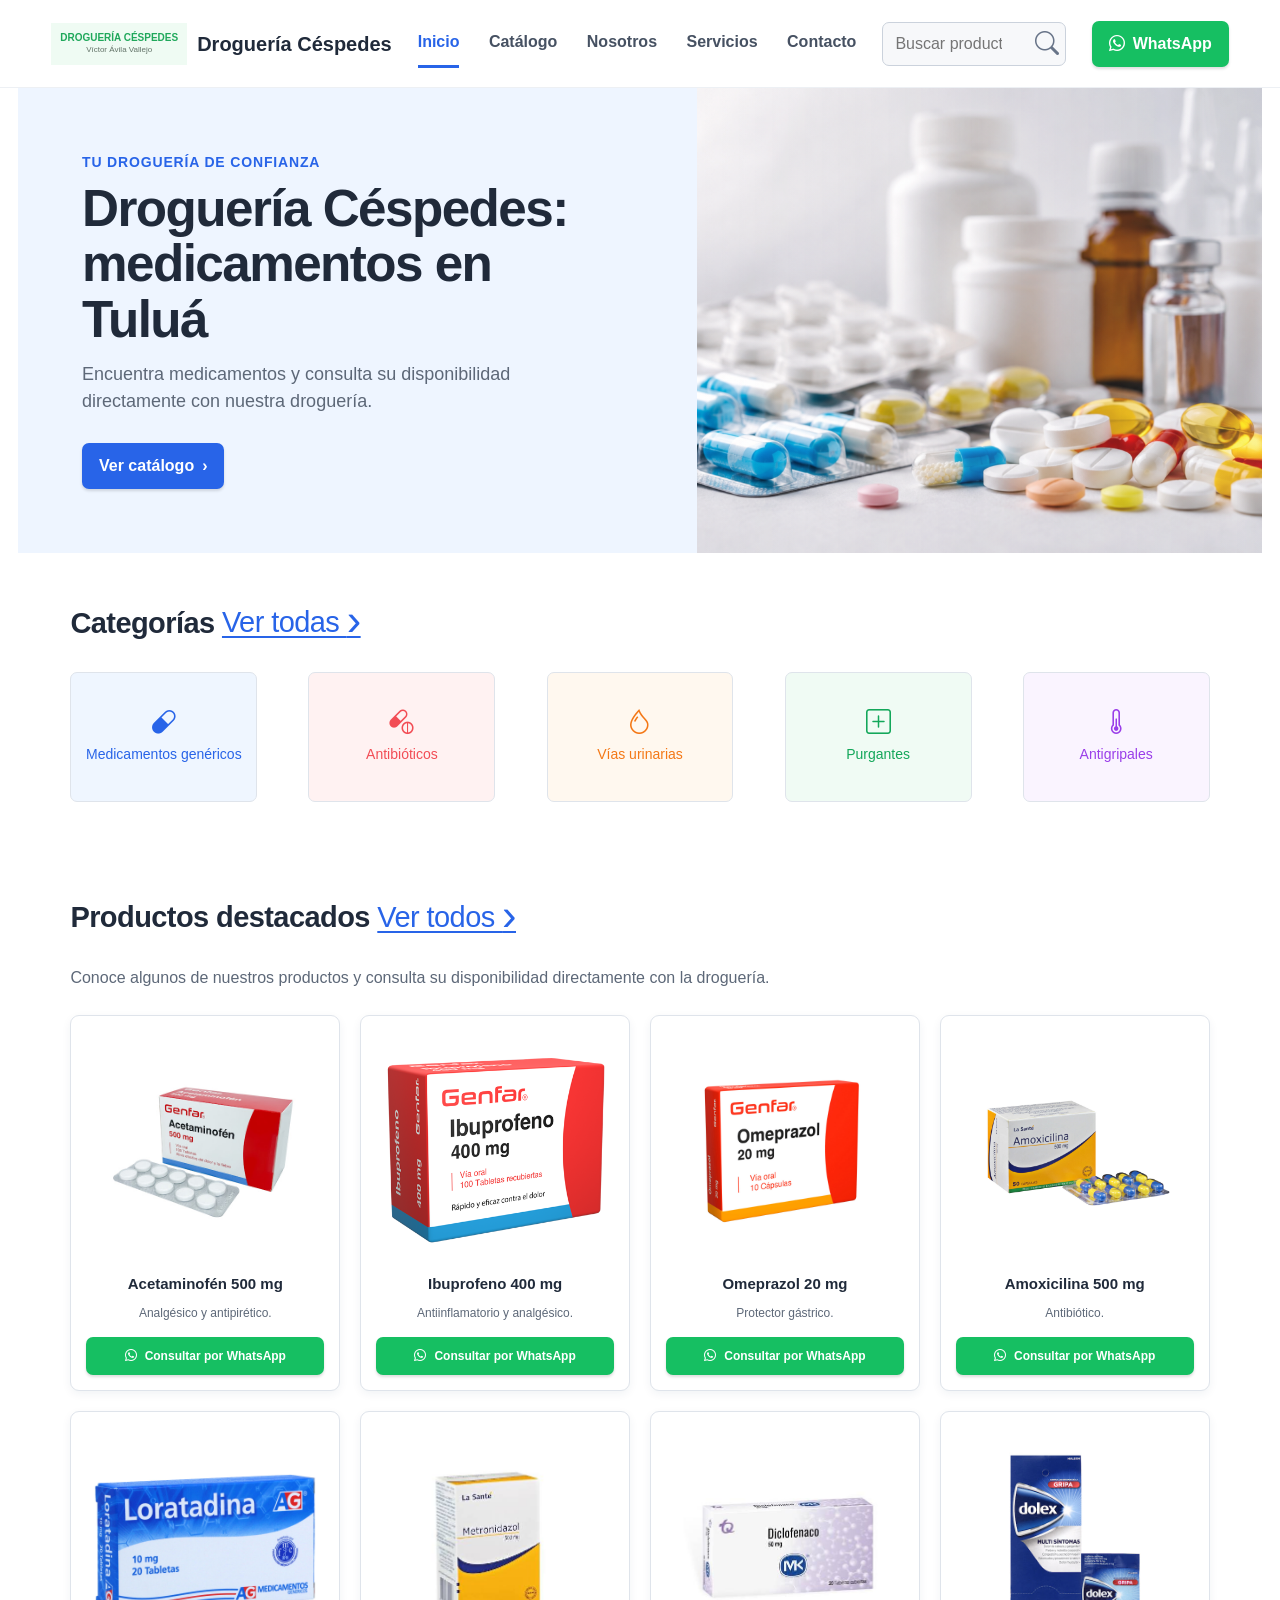
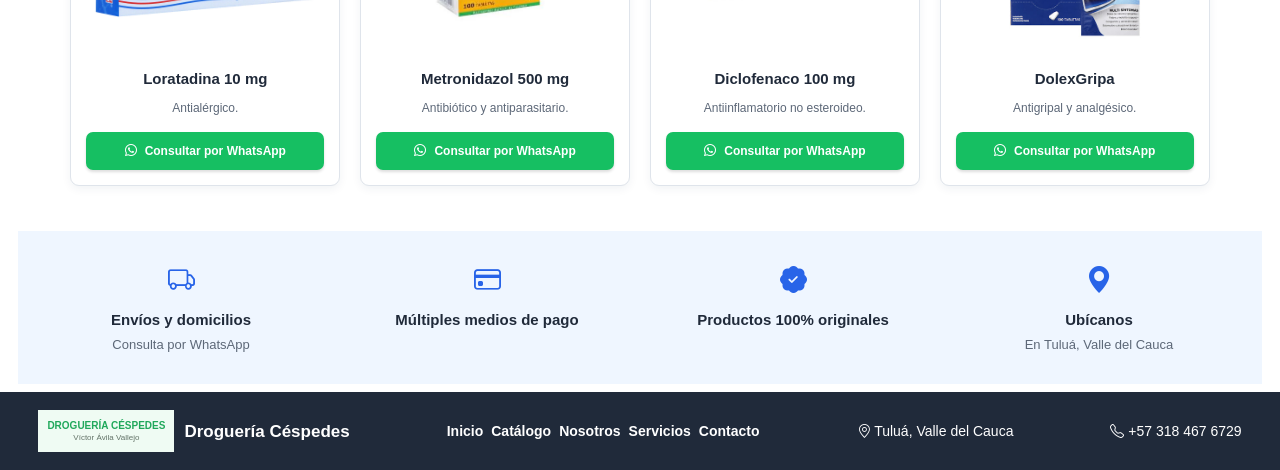
<file: index.html>
<!doctype html>
<html lang="es">
<head>
    <meta charset="utf-8">
    <meta name="viewport" content="width=device-width, initial-scale=1">
    <meta name="description" content="Droguería Céspedes en Tuluá, Valle del Cauca. Consulta nuestro catálogo de medicamentos y verifica su disponibilidad directamente por WhatsApp.">

    <title>Droguería Céspedes en Tuluá | Catálogo de medicamentos</title>



    <link rel="stylesheet" href="css/styles.css">
    <link rel="stylesheet" href="https://cdn.jsdelivr.net/npm/bootstrap-icons@1.11.3/font/bootstrap-icons.min.css">
</head>
<body>

    <a class="skip-link" href="#contenido">Saltar al contenido</a>

    <!-- Encabezado y navegación -->
    <header class="site-header">
        <a class="brand" href="index.html" aria-label="Droguería Céspedes, inicio">
            <span class="brand-mark">
                DROGUERÍA CÉSPEDES
                <small>Víctor Ávila Vallejo</small>
            </span>
            <span class="brand-name">Droguería Céspedes</span>
        </a>

        <button class="menu-toggle" type="button" aria-expanded="false" aria-controls="main-nav">
            <span class="menu-icon" aria-hidden="true">☰</span>
            <span class="sr-only">Abrir menú</span>
        </button>

        <nav class="main-nav" id="main-nav" aria-label="Navegación principal">
            <a class="active" aria-current="page" href="index.html">Inicio</a>
            <a href="catalogo.html">Catálogo</a>
            <a href="nosotros.html">Nosotros</a>
            <a href="servicios.html">Servicios</a>
            <a href="contacto.html">Contacto</a>
        </nav>

        <form class="search-form" action="catalogo.html" method="get" role="search">
            <label class="sr-only" for="buscar">Buscar productos</label>
            <input id="buscar" name="q" type="search" placeholder="Buscar productos...">
            <button type="submit" aria-label="Buscar">
                <i class="bi bi-search" aria-hidden="true"></i>
            </button>
        </form>

        <a class="button button-whatsapp" href="https://wa.me/573184676729" target="_blank" rel="noopener noreferrer">
            <i class="bi bi-whatsapp" aria-hidden="true"></i>
            <span>WhatsApp</span>
        </a>
    </header>

    <main id="contenido">

        <!-- Banner principal -->
        <section class="hero">
            <div class="hero-copy">
                <p class="eyebrow">Tu droguería de confianza</p>
                <h1>Droguería Céspedes: medicamentos en Tuluá</h1>
                <p>Encuentra medicamentos y consulta su disponibilidad directamente con nuestra droguería.</p>
                <a class="button button-primary" href="catalogo.html">
                    Ver catálogo <span aria-hidden="true">›</span>
                </a>
            </div>

            <div class="hero-image" role="img" aria-label="Productos farmacéuticos"></div>
        </section>

        <!-- Categorías -->
        <section class="content-section" aria-labelledby="categorias-titulo">
            <h2 id="categorias-titulo">
                Categorías
                <a class="see-all" href="catalogo.html">Ver todas <span aria-hidden="true">›</span></a>
            </h2>

            <div class="category-grid">
                <a class="category-card blue" href="catalogo.html?categoria=genericos">
                    <i class="bi bi-capsule" aria-hidden="true"></i>
                    <span>Medicamentos genéricos</span>
                </a>

                <a class="category-card red" href="catalogo.html?categoria=antibioticos">
                    <i class="bi bi-capsule-pill" aria-hidden="true"></i>
                    <span>Antibióticos</span>
                </a>

                <a class="category-card orange" href="catalogo.html?categoria=vias-urinarias">
                    <i class="bi bi-droplet" aria-hidden="true"></i>
                    <span>Vías urinarias</span>
                </a>

                <a class="category-card green" href="catalogo.html?categoria=purgantes">
                    <i class="bi bi-plus-square" aria-hidden="true"></i>
                    <span>Purgantes</span>
                </a>

                <a class="category-card purple" href="catalogo.html?categoria=antigripales">
                    <i class="bi bi-thermometer-half" aria-hidden="true"></i>
                    <span>Antigripales</span>
                </a>
            </div>
        </section>


<!-- Productos destacados -->
<section class="content-section featured" aria-labelledby="destacados-titulo">

    <h2 id="destacados-titulo">
        Productos destacados
        <a class="see-all" href="catalogo.html">
            Ver todos <span aria-hidden="true">›</span>
        </a>
    </h2>

    <p>Conoce algunos de nuestros productos y consulta su disponibilidad directamente con la droguería.</p>

    <div class="product-grid">

        <!-- Acetaminofén -->
        <article class="product-card">
            <div class="product-image">
                <img src="img/genericos/acetaminofen.jpg" alt="Presentación de acetaminofén 500 mg" loading="lazy">
            </div>
            <h3>Acetaminofén 500 mg</h3>
            <p>Analgésico y antipirético.</p>
            <a class="button button-whatsapp"
               href="https://wa.me/573184676729?text=Hola%2C%20quisiera%20consultar%20la%20disponibilidad%20de%20Acetaminof%C3%A9n%20500%20mg"
               target="_blank" rel="noopener noreferrer">
                <i class="bi bi-whatsapp" aria-hidden="true"></i>
                Consultar por WhatsApp
            </a>
        </article>

        <!-- Ibuprofeno -->
        <article class="product-card">
            <div class="product-image">
                <img src="img/genericos/genfar_ibuprofeno_tabs100_400mg.png" alt="Presentación de ibuprofeno 400 mg" loading="lazy">
            </div>
            <h3>Ibuprofeno 400 mg</h3>
            <p>Antiinflamatorio y analgésico.</p>
            <a class="button button-whatsapp"
               href="https://wa.me/573184676729?text=Hola%2C%20quisiera%20consultar%20la%20disponibilidad%20de%20Ibuprofeno%20400%20mg"
               target="_blank" rel="noopener noreferrer">
                <i class="bi bi-whatsapp" aria-hidden="true"></i>
                Consultar por WhatsApp
            </a>
        </article>

        <!-- Omeprazol -->
        <article class="product-card">
            <div class="product-image">
                <img src="img/genericos/OMEPRAZOL 20MG.png" alt="Presentación de omeprazol 20 mg" loading="lazy">
            </div>
            <h3>Omeprazol 20 mg</h3>
            <p>Protector gástrico.</p>
            <a class="button button-whatsapp"
               href="https://wa.me/573184676729?text=Hola%2C%20quisiera%20consultar%20la%20disponibilidad%20de%20Omeprazol%2020%20mg"
               target="_blank" rel="noopener noreferrer">
                <i class="bi bi-whatsapp" aria-hidden="true"></i>
                Consultar por WhatsApp
            </a>
        </article>

        <!-- Amoxicilina -->
        <article class="product-card">
            <div class="product-image">
                <img src="img/antibioticos/AMOXICILINA-500MG.jpg" alt="Presentación de amoxicilina 500 mg" loading="lazy">
            </div>
            <h3>Amoxicilina 500 mg</h3>
            <p>Antibiótico.</p>
            <a class="button button-whatsapp"
               href="https://wa.me/573184676729?text=Hola%2C%20quisiera%20consultar%20la%20disponibilidad%20de%20Amoxicilina%20500%20mg"
               target="_blank" rel="noopener noreferrer">
                <i class="bi bi-whatsapp" aria-hidden="true"></i>
                Consultar por WhatsApp
            </a>
        </article>

        <!-- Loratadina -->
        <article class="product-card">
            <div class="product-image">
                <img src="img/genericos/LORATADINA-10-MG-20-TABLETAS-AG.jpg" alt="Presentación de loratadina 10 mg" loading="lazy">
            </div>
            <h3>Loratadina 10 mg</h3>
            <p>Antialérgico.</p>
            <a class="button button-whatsapp"
               href="https://wa.me/573184676729?text=Hola%2C%20quisiera%20consultar%20la%20disponibilidad%20de%20Loratadina%2010%20mg"
               target="_blank" rel="noopener noreferrer">
                <i class="bi bi-whatsapp" aria-hidden="true"></i>
                Consultar por WhatsApp
            </a>
        </article>

        <!-- Metronidazol -->
        <article class="product-card">
            <div class="product-image">
                <img src="img/purgantes/metronidazol.jpg" alt="Presentación de metronidazol 500 mg" loading="lazy">
            </div>
            <h3>Metronidazol 500 mg</h3>
            <p>Antibiótico y antiparasitario.</p>
            <a class="button button-whatsapp"
               href="https://wa.me/573184676729?text=Hola%2C%20quisiera%20consultar%20la%20disponibilidad%20de%20Metronidazol%20500%20mg"
               target="_blank" rel="noopener noreferrer">
                <i class="bi bi-whatsapp" aria-hidden="true"></i>
                Consultar por WhatsApp
            </a>
        </article>

        <!-- Diclofenaco -->
        <article class="product-card">
            <div class="product-image">
                <img src="img/genericos/diclofenaco.jpg" alt="Presentación de diclofenaco 100 mg" loading="lazy">
            </div>
            <h3>Diclofenaco 100 mg</h3>
            <p>Antiinflamatorio no esteroideo.</p>
            <a class="button button-whatsapp"
               href="https://wa.me/573184676729?text=Hola%2C%20quisiera%20consultar%20la%20disponibilidad%20de%20Diclofenaco%20100%20mg"
               target="_blank" rel="noopener noreferrer">
                <i class="bi bi-whatsapp" aria-hidden="true"></i>
                Consultar por WhatsApp
            </a>
        </article>

        <!-- DolexGripa -->
        <article class="product-card">
            <div class="product-image">
                <img src="img/antigripales/dolexgripa.jpg" alt="Presentación de DolexGripa" loading="lazy">
            </div>
            <h3>DolexGripa</h3>
            <p>Antigripal y analgésico.</p>
            <a class="button button-whatsapp"
               href="https://wa.me/573184676729?text=Hola%2C%20quisiera%20consultar%20la%20disponibilidad%20de%20DolexGripa"
               target="_blank" rel="noopener noreferrer">
                <i class="bi bi-whatsapp" aria-hidden="true"></i>
                Consultar por WhatsApp
            </a>
        </article>

    </div>
</section>


        <!-- Beneficios e información general -->
        <section class="benefits" aria-label="Información y beneficios">
            <div>
                <i class="bi bi-truck" aria-hidden="true"></i>
                <strong>Envíos y domicilios</strong>
                <small>Consulta por WhatsApp</small>
            </div>

            <div>
                <i class="bi bi-credit-card" aria-hidden="true"></i>
                <strong>Múltiples medios de pago</strong>
            </div>

            <div>
                <i class="bi bi-patch-check-fill" aria-hidden="true"></i>
                <strong>Productos 100% originales</strong>
            </div>

            <div>
                <i class="bi bi-geo-alt-fill" aria-hidden="true"></i>
                <strong>Ubícanos</strong>
                <small>En Tuluá, Valle del Cauca</small>
            </div>
        </section>
    </main>

    <!-- Pie de página -->
    <footer class="site-footer">
        <a class="brand footer-brand" href="index.html">
            <span class="brand-mark">
                DROGUERÍA CÉSPEDES
                <small>Víctor Ávila Vallejo</small>
            </span>
            <span class="brand-name">Droguería Céspedes</span>
        </a>

        <nav aria-label="Navegación del pie de página">
            <a href="index.html">Inicio</a>
            <a href="catalogo.html">Catálogo</a>
            <a href="nosotros.html">Nosotros</a>
            <a href="servicios.html">Servicios</a>
            <a href="contacto.html">Contacto</a>
        </nav>

        <span><i class="bi bi-geo-alt" aria-hidden="true"></i> Tuluá, Valle del Cauca</span>
        <a href="tel:+573184676729">
            <i class="bi bi-telephone" aria-hidden="true"></i> +57 318 467 6729
        </a>
    </footer>

    <script src="js/navigation.js" defer></script>
</body>
</html>
</file>
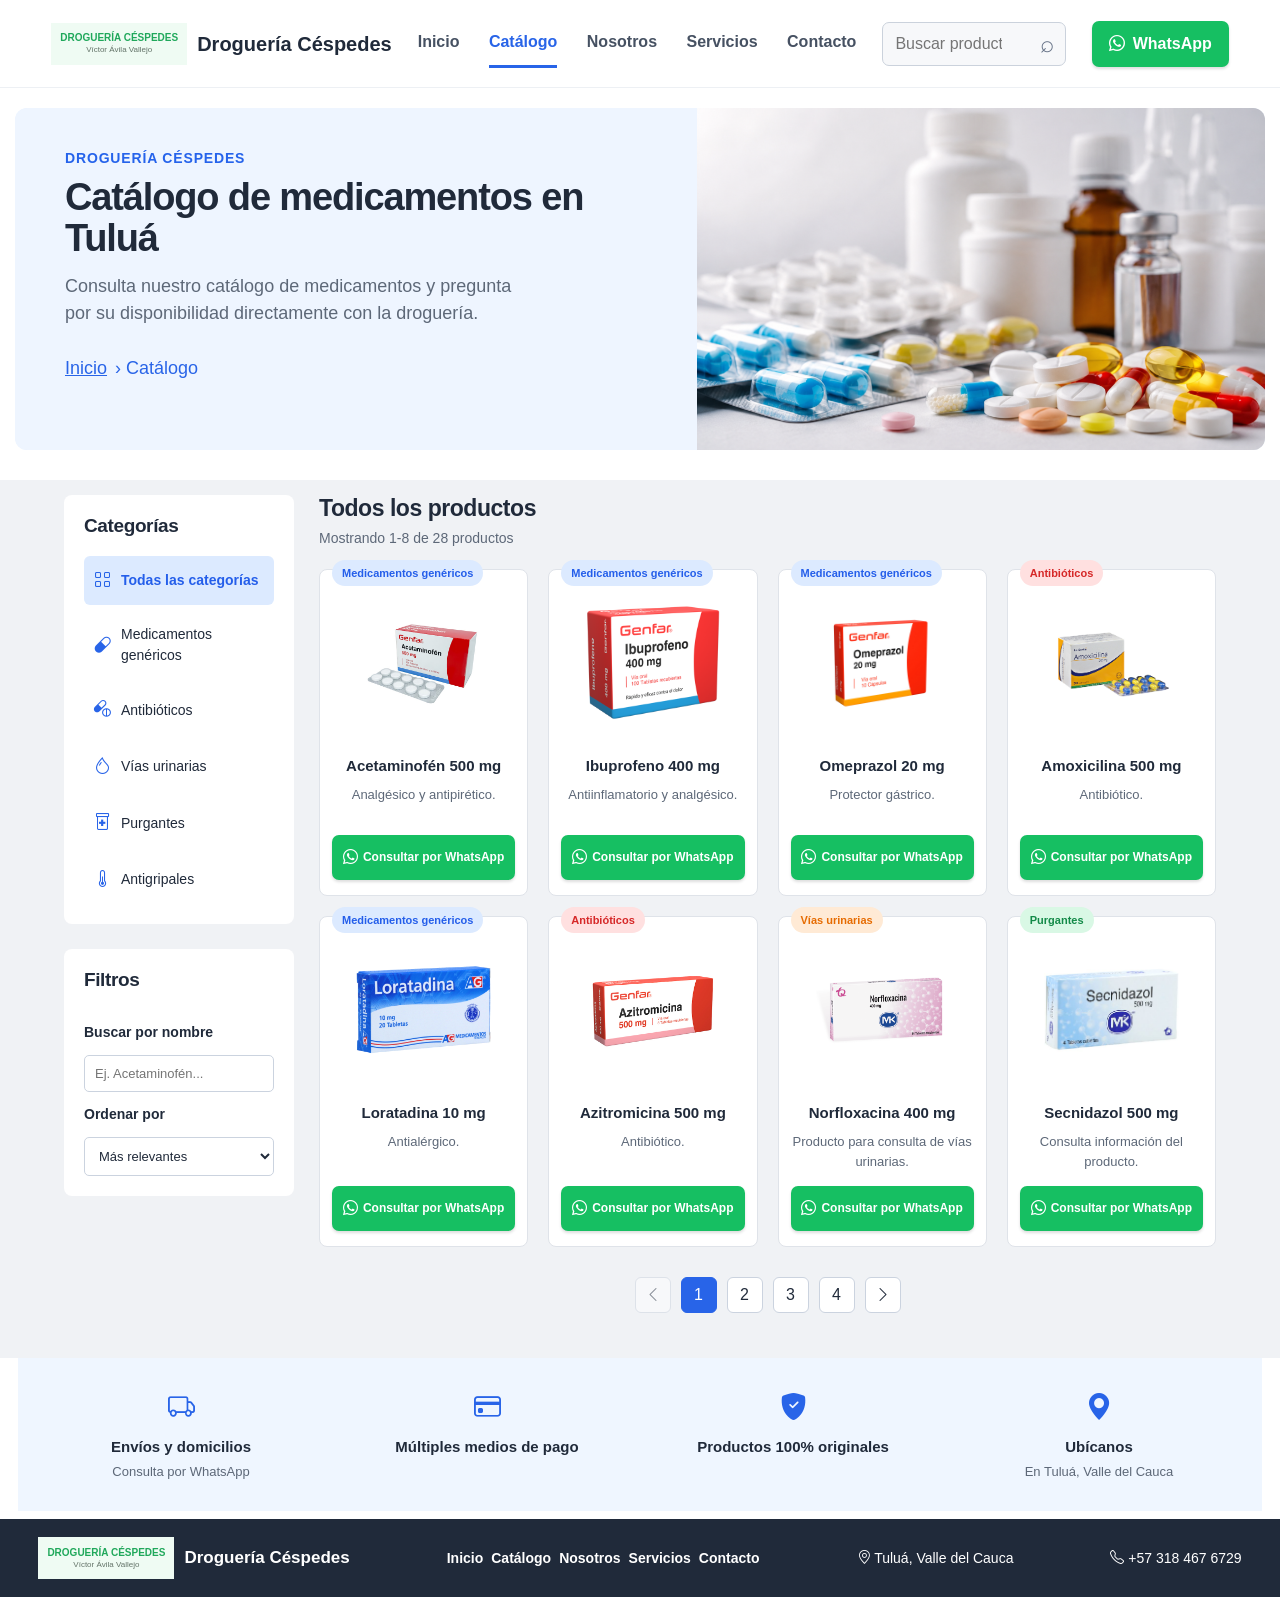
<file: catalogo.html>
<!doctype html>
<html lang="es"><head><meta charset="utf-8">
    <meta name="viewport" content="width=device-width, initial-scale=1">
    <meta name="description" content="Consulta el catálogo de medicamentos de Droguería Céspedes en Tuluá, Valle del Cauca. Encuentra diferentes medicamentos y consulta su disponibilidad directamente por WhatsApp.">

    <title>Catálogo de medicamentos en Tuluá | Droguería Céspedes</title>

    
    <link rel="stylesheet" href="css/styles.css">
    <link rel="stylesheet" href="https://cdn.jsdelivr.net/npm/bootstrap-icons@1.11.3/font/bootstrap-icons.min.css">
</head>
    <body><a class="skip-link" href="#contenido">Saltar al contenido</a>
        <header class="site-header"><a class="brand" href="index.html" aria-label="Droguería Céspedes, inicio">
            <span class="brand-mark">DROGUERÍA CÉSPEDES<small>Víctor Ávila Vallejo</small></span>
            <span class="brand-name">Droguería Céspedes</span></a><button class="menu-toggle" type="button" aria-expanded="false" aria-controls="main-nav">
                <span class="menu-icon" aria-hidden="true">☰</span><span class="sr-only">Abrir menú</span>
            </button>
            <nav class="main-nav" id="main-nav" aria-label="Navegación principal">
                <a href="index.html">Inicio</a>
                <a class="active" aria-current="page" href="catalogo.html">Catálogo</a>
                <a href="nosotros.html">Nosotros</a>
                <a href="servicios.html">Servicios</a>
                <a href="contacto.html">Contacto</a>
            </nav>
            <form class="search-form" action="catalogo.html" method="get" role="search">
                <label class="sr-only" for="buscar">Buscar productos</label>
                <input id="buscar" name="q" type="search" placeholder="Buscar productos...">
                <button aria-label="Buscar" type="submit">⌕</button>
            </form>
            <a class="button button-whatsapp" href="https://wa.me/573184676729" target="_blank" rel="noopener noreferrer">
            <i class="bi bi-whatsapp" aria-hidden="true"></i>
            <span>WhatsApp</span>
        </a>
        </header>
        
<main id="contenido">

    
<!-- Banner principal del catálogo -->
<section class="hero catalog-hero">

    <div class="hero-copy">

        <p class="eyebrow">Droguería Céspedes</p>

        <h1>Catálogo de medicamentos en Tuluá</h1>

        <p>
            Consulta nuestro catálogo de medicamentos y pregunta por su disponibilidad directamente con la droguería.
        </p>

        <p class="breadcrumb">
            <a href="index.html">Inicio</a> › Catálogo
        </p>

    </div>

    <div
        class="hero-image"
        role="img"
        aria-label="Productos farmacéuticos"
    ></div>

</section>


    <!-- Distribución general del catálogo -->
    <div class="catalog-layout">

        <!-- Barra lateral de categorías y filtros -->
        <aside class="catalog-sidebar">

            <section class="sidebar-panel">
                <h2>Categorías</h2>

                <nav class="catalog-categories"
                     aria-label="Categorías de productos">

                    <a class="category-filter active" href="#"
                       data-category="todas">
                        <i class="bi bi-grid"></i>
                        Todas las categorías
                    </a>

                    <a class="category-filter" href="#"
                       data-category="genericos">
                        <i class="bi bi-capsule"></i>
                        Medicamentos genéricos
                    </a>

                    <a class="category-filter" href="#"
                       data-category="antibioticos">
                        <i class="bi bi-capsule-pill"></i>
                        Antibióticos
                    </a>

                    <a class="category-filter" href="#"
                       data-category="vias-urinarias">
                        <i class="bi bi-droplet"></i>
                        Vías urinarias
                    </a>

                    <a class="category-filter" href="#"
                       data-category="purgantes">
                        <i class="bi bi-prescription2"></i>
                        Purgantes
                    </a>

                    <a class="category-filter" href="#"
                       data-category="antigripales">
                        <i class="bi bi-thermometer-half"></i>
                        Antigripales
                    </a>
                </nav>
            </section>

            <section class="sidebar-panel catalog-filters">
                <h2>Filtros</h2>

                <label for="buscar-catalogo">Buscar por nombre</label>
                <input
                    type="search"
                    id="buscar-catalogo"
                    placeholder="Ej. Acetaminofén..."
                >

                <label for="ordenar-productos">Ordenar por</label>
                <select id="ordenar-productos">
                    <option value="relevantes">Más relevantes</option>
                    <option value="nombre-asc">Nombre: A a Z</option>
                    <option value="nombre-desc">Nombre: Z a A</option>
                </select>
            </section>

        </aside>

        <!-- Productos -->
        <section class="catalog-products" id="productos">

            <div class="catalog-toolbar">
                <div>
                    <h2>Todos los productos</h2>
                    <p id="cantidad-productos">Mostrando 12 productos</p>
                </div>
            </div>

            <div class="catalog-product-grid" id="lista-productos">

                <!-- Producto 1 -->
                <article class="catalog-product-card"
                         data-category="genericos"
                         data-name="Acetaminofén 500 mg">

                    <span class="product-tag tag-blue">
                        Medicamentos genéricos
                    </span>

                    <div class="catalog-product-image">
                        <img src="img/genericos/acetaminofen.jpg"
                             alt="Acetaminofén 500 mg">
                    </div>

                    <h3>Acetaminofén 500 mg</h3>
                    <p>Analgésico y antipirético.</p>

                    <a class="button button-whatsapp"
                       href="https://wa.me/573184676729"
                       target="_blank" rel="noopener noreferrer">
                        <i class="bi bi-whatsapp"></i>
                        Consultar por WhatsApp
                    </a>
                </article>

                <!-- Producto 2 -->
                <article class="catalog-product-card"
                         data-category="genericos"
                         data-name="Ibuprofeno 400 mg">

                    <span class="product-tag tag-blue">
                        Medicamentos genéricos
                    </span>

                    <div class="catalog-product-image">
                        <img src="img/genericos/genfar_ibuprofeno_tabs100_400mg.png"
                             alt="Ibuprofeno 400 mg">
                    </div>

                    <h3>Ibuprofeno 400 mg</h3>
                    <p>Antiinflamatorio y analgésico.</p>

                    <a class="button button-whatsapp"
                       href="https://wa.me/573184676729"
                       target="_blank" rel="noopener noreferrer">
                        <i class="bi bi-whatsapp"></i>
                        Consultar por WhatsApp
                    </a>
                </article>

                <!-- Producto 3 -->
                <article class="catalog-product-card"
                         data-category="genericos"
                         data-name="Omeprazol 20 mg">

                    <span class="product-tag tag-blue">
                        Medicamentos genéricos
                    </span>

                    <div class="catalog-product-image">
                        <img src="img/genericos/OMEPRAZOL 20MG.png"
                             alt="Omeprazol 20 mg">
                    </div>

                    <h3>Omeprazol 20 mg</h3>
                    <p>Protector gástrico.</p>

                    <a class="button button-whatsapp"
                       href="https://wa.me/573184676729"
                       target="_blank" rel="noopener noreferrer">
                        <i class="bi bi-whatsapp"></i>
                        Consultar por WhatsApp
                    </a>
                </article>

                <!-- Producto 4 -->
                <article class="catalog-product-card"
                         data-category="antibioticos"
                         data-name="Amoxicilina 500 mg">

                    <span class="product-tag tag-red">Antibióticos</span>

                    <div class="catalog-product-image">
                        <img src="img/antibioticos/AMOXICILINA-500MG.jpg"
                             alt="Amoxicilina 500 mg">
                    </div>

                    <h3>Amoxicilina 500 mg</h3>
                    <p>Antibiótico.</p>

                    <a class="button button-whatsapp"
                       href="https://wa.me/573184676729"
                       target="_blank" rel="noopener noreferrer">
                        <i class="bi bi-whatsapp"></i>
                        Consultar por WhatsApp
                    </a>
                </article>

                <!-- Producto 5 -->
                <article class="catalog-product-card"
                         data-category="genericos"
                         data-name="Loratadina 10 mg">

                    <span class="product-tag tag-blue">Medicamentos genéricos</span>

                    <div class="catalog-product-image">
                        <img src="img/genericos/LORATADINA-10-MG-20-TABLETAS-AG.jpg"
                             alt="Loratadina 10 mg">
                    </div>

                    <h3>Loratadina 10 mg</h3>
                    <p>Antialérgico.</p>

                    <a class="button button-whatsapp"
                       href="https://wa.me/573184676729"
                       target="_blank" rel="noopener noreferrer">
                        <i class="bi bi-whatsapp"></i>
                        Consultar por WhatsApp
                    </a>
                </article>

                <!-- Producto 6 -->
                <article class="catalog-product-card"
                         data-category="antibioticos"
                         data-name="Azitromicina 500 mg">

                    <span class="product-tag tag-red">Antibióticos</span>

                    <div class="catalog-product-image">
                        <img src="img/antibioticos/Azitromicina.jpg"
                             alt="Azitromicina 500 mg">
                    </div>

                    <h3>Azitromicina 500 mg</h3>
                    <p>Antibiótico.</p>

                    <a class="button button-whatsapp"
                       href="https://wa.me/573184676729"
                       target="_blank" rel="noopener noreferrer">
                        <i class="bi bi-whatsapp"></i>
                        Consultar por WhatsApp
                    </a>
                </article>

                <!-- Producto 7 -->
                <article class="catalog-product-card"
                         data-category="vias-urinarias"
                         data-name="Norfloxacina 400 mg">

                    <span class="product-tag tag-orange">Vías urinarias</span>

                    <div class="catalog-product-image">
                        <img src="img/viasurinarias/NORFLOXACINO.png"
                             alt="Norfloxacina 400 mg">
                    </div>

                    <h3>Norfloxacina 400 mg</h3>
                    <p>Producto para consulta de vías urinarias.</p>

                    <a class="button button-whatsapp"
                       href="https://wa.me/573184676729"
                       target="_blank" rel="noopener noreferrer">
                        <i class="bi bi-whatsapp"></i>
                        Consultar por WhatsApp
                    </a>
                </article>

                <!-- Producto 8 -->
                <article class="catalog-product-card"
                         data-category="purgantes"
                         data-name="Secnidazol 500 mg">

                    <span class="product-tag tag-green">Purgantes</span>

                    <div class="catalog-product-image">
                        <img src="img/purgantes/secnidazol.jpg"
                             alt="Secnidazol 500 mg">
                    </div>

                    <h3>Secnidazol 500 mg</h3>
                    <p>Consulta información del producto.</p>

                    <a class="button button-whatsapp"
                       href="https://wa.me/573184676729"
                       target="_blank" rel="noopener noreferrer">
                        <i class="bi bi-whatsapp"></i>
                        Consultar por WhatsApp
                    </a>
                </article>

                <!-- Producto 9 -->
                <article class="catalog-product-card"
                         data-category="purgantes"
                         data-name="Metronidazol 500 mg">

                    <span class="product-tag tag-green">Purgantes</span>

                    <div class="catalog-product-image">
                        <img src="img/purgantes/metronidazol.jpg"
                             alt="Metronidazol 500 mg">
                    </div>

                    <h3>Metronidazol 500 mg</h3>
                    <p>Consulta información del producto.</p>

                    <a class="button button-whatsapp"
                       href="https://wa.me/573184676729"
                       target="_blank" rel="noopener noreferrer">
                        <i class="bi bi-whatsapp"></i>
                        Consultar por WhatsApp
                    </a>
                </article>

                <!-- Producto 10 -->
                <article class="catalog-product-card"
                         data-category="antigripales"
                         data-name="Pax Día">

                    <span class="product-tag tag-purple">Antigripales</span>

                    <div class="catalog-product-image">
                        <img src="img/antigripales/pax dia.jpg" alt="Pax Día">
                    </div>

                    <h3>Pax Día</h3>
                    <p>Antigripal.</p>

                    <a class="button button-whatsapp"
                       href="https://wa.me/573184676729"
                       target="_blank" rel="noopener noreferrer">
                        <i class="bi bi-whatsapp"></i>
                        Consultar por WhatsApp
                    </a>
                </article>

                <!-- Producto 11 -->
                <article class="catalog-product-card"
                         data-category="antigripales"
                         data-name="Dolex gripa">

                    <span class="product-tag tag-purple">Antigripales</span>

                    <div class="catalog-product-image">
                        <img src="img/antigripales/dolexgripa.jpg" alt="Dolex gripa">
                    </div>

                    <h3>Dolex gripa</h3>
                    <p>Antigripal.</p>

                    <a class="button button-whatsapp"
                       href="https://wa.me/573184676729"
                       target="_blank" rel="noopener noreferrer">
                        <i class="bi bi-whatsapp"></i>
                        Consultar por WhatsApp
                    </a>
                </article>

                <!-- Producto 12 -->
                <article class="catalog-product-card"
                         data-category="antigripales"
                         data-name="Pax noche">

                    <span class="product-tag tag-purple">Antigripales</span>

                    <div class="catalog-product-image">
                        <img src="img/antigripales/paxnoche.png" alt="Pax noche">
                    </div>

                    <h3>Pax noche</h3>
                    <p>Antigripal.</p>

                    <a class="button button-whatsapp"
                       href="https://wa.me/573184676729"
                       target="_blank" rel="noopener noreferrer">
                        <i class="bi bi-whatsapp"></i>
                        Consultar por WhatsApp
                    </a>
                </article>

                <!-- Producto 13 -->
                <article class="catalog-product-card"
                         data-category="antigripales"
                         data-name="Noxpirin">

                    <span class="product-tag tag-purple">Antigripales</span>

                    <div class="catalog-product-image">
                        <img src="img/antigripales/noxpirin.jpg" alt="Noxpirin">
                    </div>

                    <h3>Noxpirin</h3>
                    <p>Antigripal.</p>

                    <a class="button button-whatsapp"
                       href="https://wa.me/573184676729"
                       target="_blank" rel="noopener noreferrer">
                        <i class="bi bi-whatsapp"></i>
                        Consultar por WhatsApp
                    </a>
                </article>

                <!-- Producto 14 -->
                <article class="catalog-product-card"
                         data-category="genericos"
                         data-name="Diclofenaco 50 mg">

                    <span class="product-tag tag-blue">
                        Medicamentos genéricos
                    </span>

                    <div class="catalog-product-image">
                        <img src="img/genericos/diclofenaco.jpg"
                             alt="Diclofenaco 50 mg">
                    </div>

                    <h3>Diclofenaco 50 mg</h3>
                    <p>Analgésico y antiinflamatorio.</p>

                    <a class="button button-whatsapp"
                       href="https://wa.me/573184676729"
                       target="_blank" rel="noopener noreferrer">
                        <i class="bi bi-whatsapp"></i>
                        Consultar por WhatsApp
                    </a>
                </article>

                <!-- Producto 15 -->
                <article class="catalog-product-card"
                         data-category="genericos"
                         data-name="Naproxeno 500 mg">

                    <span class="product-tag tag-blue">
                        Medicamentos genéricos
                    </span>

                    <div class="catalog-product-image">
                        <img src="img/genericos/naproxeno500mg.png"
                             alt="Naproxeno 500 mg">
                    </div>

                    <h3>Naproxeno 500 mg</h3>
                    <p>Analgésico y antiinflamatorio.</p>

                    <a class="button button-whatsapp"
                       href="https://wa.me/573184676729"
                       target="_blank" rel="noopener noreferrer">
                        <i class="bi bi-whatsapp"></i>
                        Consultar por WhatsApp
                    </a>
                </article>

                <!-- Producto 16 -->
                <article class="catalog-product-card"
                         data-category="genericos"
                         data-name="Celecoxib 200 mg">

                    <span class="product-tag tag-blue">
                        Medicamentos genéricos
                    </span>

                    <div class="catalog-product-image">
                        <img src="img/genericos/celecoxib.png"
                             alt="Celecoxib 200 mg">
                    </div>

                    <h3>Celecoxib 200 mg</h3>
                    <p>Analgésico y antiinflamatorio.</p>

                    <a class="button button-whatsapp"
                       href="https://wa.me/573184676729"
                       target="_blank" rel="noopener noreferrer">
                        <i class="bi bi-whatsapp"></i>
                        Consultar por WhatsApp
                    </a>
                </article>

                <!-- Producto 17 -->
                <article class="catalog-product-card"
                         data-category="antibioticos"
                         data-name="cefalexina 500 mg">

                    <span class="product-tag tag-red">
                        Antibióticos
                    </span>

                    <div class="catalog-product-image">
                        <img src="img/antibioticos/cefalexina.png"
                             alt="cefalexina 500 mg">
                    </div>

                    <h3>Cefalexina 500 mg</h3>
                    <p>Analgésico y antiinflamatorio.</p>

                    <a class="button button-whatsapp"
                       href="https://wa.me/573184676729"
                       target="_blank" rel="noopener noreferrer">
                        <i class="bi bi-whatsapp"></i>
                        Consultar por WhatsApp
                    </a>
                </article>

                <!-- Producto 18 -->
                <article class="catalog-product-card"
                         data-category="antibioticos"
                         data-name="clindamicina 300 mg">

                    <span class="product-tag tag-red">
                        Antibióticos
                    </span>

                    <div class="catalog-product-image">
                        <img src="img/antibioticos/clindamicina300mg.png"
                             alt="clindamicina 300 mg">
                    </div>

                    <h3>Clindamicina 300 mg</h3>
                    <p>Analgésico y antiinflamatorio.</p>

                    <a class="button button-whatsapp"
                       href="https://wa.me/573184676729"
                       target="_blank" rel="noopener noreferrer">
                        <i class="bi bi-whatsapp"></i>
                        Consultar por WhatsApp
                    </a>
                </article>

                <!-- Producto 19 -->
                <article class="catalog-product-card"
                         data-category="antibioticos"
                         data-name="ampicilina 500 mg">

                    <span class="product-tag tag-red">
                        Antibióticos
                    </span>

                    <div class="catalog-product-image">
                        <img src="img/antibioticos/Ampicilina500mg.png"
                             alt="ampicilina 500 mg">
                    </div>

                    <h3>Ampicilina 500 mg</h3>
                    <p>Analgésico y antiinflamatorio.</p>

                    <a class="button button-whatsapp"
                       href="https://wa.me/573184676729"
                       target="_blank" rel="noopener noreferrer">
                        <i class="bi bi-whatsapp"></i>
                        Consultar por WhatsApp
                    </a>
                </article>

                <!-- Producto 20 -->
                <article class="catalog-product-card"
                         data-category="vias-urinarias"
                         data-name="uroxacin 200 mg">

                    <span class="product-tag tag-orange">Vías urinarias</span>

                    <div class="catalog-product-image">
                        <img src="img/viasurinarias/uroxacin200mg.png"
                             alt="uroxacin 200 mg">
                    </div>

                    <h3>Uroxacin 200 mg</h3>
                    <p>Producto para consulta de vías urinarias.</p>

                    <a class="button button-whatsapp"
                       href="https://wa.me/573184676729"
                       target="_blank" rel="noopener noreferrer">
                        <i class="bi bi-whatsapp"></i>
                        Consultar por WhatsApp
                    </a>
                </article>

                <!-- Producto 21 -->
                <article class="catalog-product-card"
                         data-category="vias-urinarias"
                         data-name="nitrofurantoina 100 mg">

                    <span class="product-tag tag-orange">Vías urinarias</span>

                    <div class="catalog-product-image">
                        <img src="img/viasurinarias/nitrofurantoina-100-mgs.png"
                             alt="nitrofurantoina 100 mg">
                    </div>

                    <h3>Nitrofurantoina 100 mg</h3>
                    <p>Producto para consulta de vías urinarias.</p>

                    <a class="button button-whatsapp"
                       href="https://wa.me/573184676729"
                       target="_blank" rel="noopener noreferrer">
                        <i class="bi bi-whatsapp"></i>
                        Consultar por WhatsApp
                    </a>
                </article>

                <!-- Producto 22 -->
                <article class="catalog-product-card"
                         data-category="vias-urinarias"
                         data-name="nitrofurantoina 50 mg">

                    <span class="product-tag tag-orange">Vías urinarias</span>

                    <div class="catalog-product-image">
                        <img src="img/viasurinarias/Nitrofurantoina-50mg.png"
                             alt="nitrofurantoina 50 mg">
                    </div>

                    <h3>Nitrofurantoina 50 mg</h3>
                    <p>Producto para consulta de vías urinarias.</p>

                    <a class="button button-whatsapp"
                       href="https://wa.me/573184676729"
                       target="_blank" rel="noopener noreferrer">
                        <i class="bi bi-whatsapp"></i>
                        Consultar por WhatsApp
                    </a>
                </article>

                <!-- Producto 23 -->
                <article class="catalog-product-card"
                         data-category="vias-urinarias"
                         data-name="monuril 3 g">

                    <span class="product-tag tag-orange">Vías urinarias</span>

                    <div class="catalog-product-image">
                        <img src="img/viasurinarias/monurilsobre.png"
                             alt="monuril 3 g">
                    </div>

                    <h3>Monuril 3 g</h3>
                    <p>Producto para consulta de vías urinarias.</p>

                    <a class="button button-whatsapp"
                       href="https://wa.me/573184676729"
                       target="_blank" rel="noopener noreferrer">
                        <i class="bi bi-whatsapp"></i>
                        Consultar por WhatsApp
                    </a>
                </article>

                <!-- Producto 24 -->
                <article class="catalog-product-card"
                         data-category="purgantes"
                         data-name="albendazol 200 mg">

                    <span class="product-tag tag-green">Purgantes</span>

                    <div class="catalog-product-image">
                        <img src="img/purgantes/albendazol200mg.png"
                             alt="Albendazol 200 mg">
                    </div>

                    <h3>Albendazol 200 mg</h3>
                    <p>Consulta información del producto.</p>

                    <a class="button button-whatsapp"
                       href="https://wa.me/573184676729"
                       target="_blank" rel="noopener noreferrer">
                        <i class="bi bi-whatsapp"></i>
                        Consultar por WhatsApp
                    </a>
                </article>

                <!-- Producto 25 -->
                <article class="catalog-product-card"
                         data-category="purgantes"
                         data-name="secnidazol 1gm">

                    <span class="product-tag tag-green">Purgantes</span>

                    <div class="catalog-product-image">
                        <img src="img/purgantes/secnidazol1gm.png"
                             alt="Secnidazol 1gm">
                    </div>

                    <h3>Secnidazol 1gm</h3>
                    <p>Consulta información del producto.</p>

                    <a class="button button-whatsapp"
                       href="https://wa.me/573184676729"
                       target="_blank" rel="noopener noreferrer">
                        <i class="bi bi-whatsapp"></i>
                        Consultar por WhatsApp
                    </a>
                </article>

                <!-- Producto 26 -->
                <article class="catalog-product-card"
                         data-category="purgantes"
                         data-name="tinidazol 500 m">

                    <span class="product-tag tag-green">Purgantes</span>

                    <div class="catalog-product-image">
                        <img src="img/purgantes/tinidazol_500mg.png"
                             alt="Tinidazol 500mg">
                    </div>

                    <h3>Tinidazol 500mg</h3>
                    <p>Consulta información del producto.</p>

                    <a class="button button-whatsapp"
                       href="https://wa.me/573184676729"
                       target="_blank" rel="noopener noreferrer">
                        <i class="bi bi-whatsapp"></i>
                        Consultar por WhatsApp
                    </a>
                </article>

                <!-- Producto 27 -->
                <article class="catalog-product-card"
                         data-category="purgantes"
                         data-name="metronidazol 500 mg">

                    <span class="product-tag tag-green">Purgantes</span>

                    <div class="catalog-product-image">
                        <img src="img/purgantes/metronidazol.jpg"
                             alt="Metronidazol 500mg">
                    </div>

                    <h3>Metronidazol 500mg</h3>
                    <p>Consulta información del producto.</p>

                    <a class="button button-whatsapp"
                       href="https://wa.me/573184676729"
                       target="_blank" rel="noopener noreferrer">
                        <i class="bi bi-whatsapp"></i>
                        Consultar por WhatsApp
                    </a>
                </article>

                <!-- Producto 28 -->
                <article class="catalog-product-card"
                         data-category="antigripales"
                         data-name="descongel">

                    <span class="product-tag tag-purple">Antigripales</span>

                    <div class="catalog-product-image">
                        <img src="img/antigripales/descongel.jpg" alt="Descongel">
                    </div>

                    <h3>Descongel</h3>
                    <p>Antigripal.</p>

                    <a class="button button-whatsapp"
                       href="https://wa.me/573184676729"
                       target="_blank" rel="noopener noreferrer">
                        <i class="bi bi-whatsapp"></i>
                        Consultar por WhatsApp
                    </a>
                </article>
            </div>

            <!-- Paginación visual -->
            <nav class="catalog-pagination" aria-label="Paginación del catálogo">
                <a href="#" aria-label="Página anterior" aria-disabled="true">
                    <i class="bi bi-chevron-left"></i>
                </a>
                <a class="active" href="#lista-productos"
                   aria-current="page">1</a>
                <a href="#lista-productos">2</a>
                <a href="#lista-productos">3</a>
                <a href="#lista-productos" aria-label="Página siguiente">
                    <i class="bi bi-chevron-right"></i>
                </a>
            </nav>

        </section>
    </div>

    <!-- Beneficios -->
    <section class="benefits" aria-label="Información y beneficios">

        <div>
            <i class="bi bi-truck" aria-hidden="true"></i>
            <strong>Envíos y domicilios</strong>
            <small>Consulta por WhatsApp</small>
        </div>

        <div>
            <i class="bi bi-credit-card" aria-hidden="true"></i>
            <strong>Múltiples medios de pago</strong>
        </div>

        <div>
            <i class="bi bi-shield-fill-check" aria-hidden="true"></i>
            <strong>Productos 100% originales</strong>
        </div>

        <div>
            <i class="bi bi-geo-alt-fill" aria-hidden="true"></i>
            <strong>Ubícanos</strong>
            <small>En Tuluá, Valle del Cauca</small>
        </div>

    </section>

</main>

        <!-- Pie de página -->
    <footer class="site-footer">
        <a class="brand footer-brand" href="index.html">
            <span class="brand-mark">
                DROGUERÍA CÉSPEDES
                <small>Víctor Ávila Vallejo</small>
            </span>
            <span class="brand-name">Droguería Céspedes</span>
        </a>

        <nav aria-label="Navegación del pie de página">
            <a href="index.html">Inicio</a>
            <a href="catalogo.html">Catálogo</a>
            <a href="nosotros.html">Nosotros</a>
            <a href="servicios.html">Servicios</a>
            <a href="contacto.html">Contacto</a>
        </nav>

        <span><i class="bi bi-geo-alt" aria-hidden="true"></i> Tuluá, Valle del Cauca</span>
        <a href="tel:+573184676729">
            <i class="bi bi-telephone" aria-hidden="true"></i> +57 318 467 6729
        </a>
    </footer>

        <script src="js/navigation.js" defer></script>
        <script src="js/catalogo.js" defer></script>

    </body>

</html>
</file>
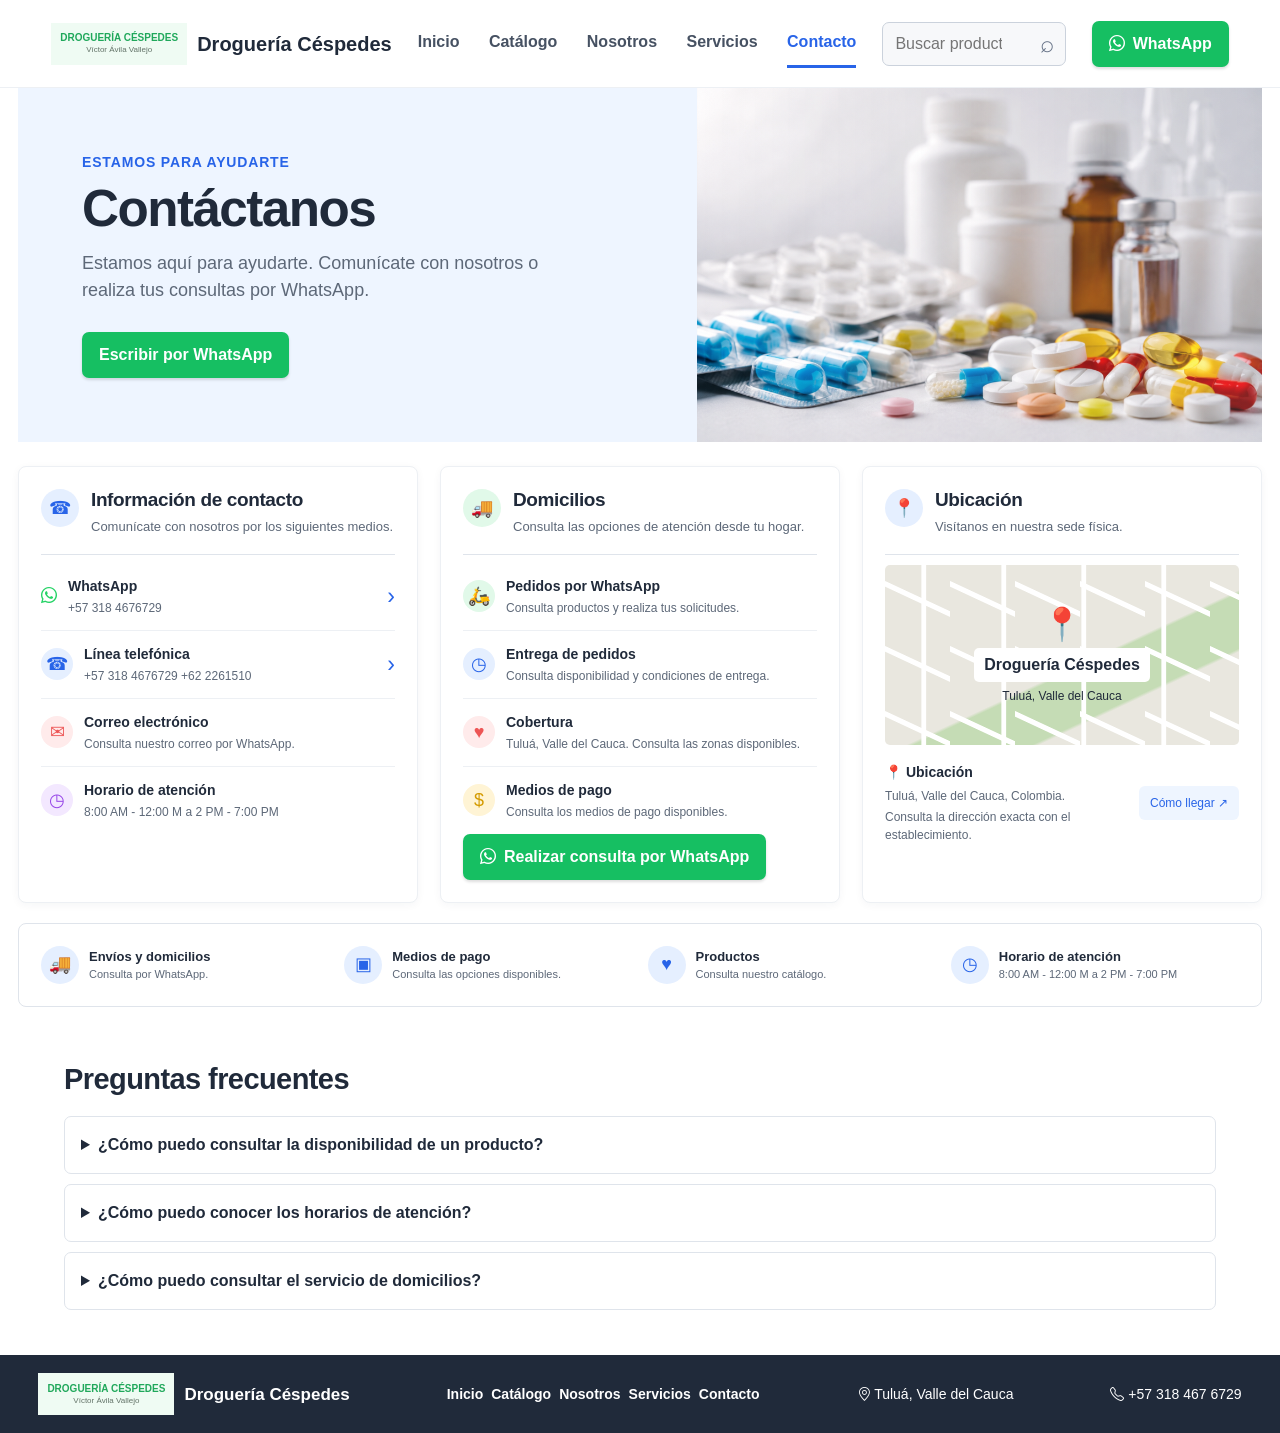
<file: contacto.html>
<!doctype html>
<html lang="es">

<head>
    <meta charset="utf-8">
    <meta name="viewport" content="width=device-width, initial-scale=1">

    <meta
        name="description"
        content="Contacta a Droguería Céspedes en Tuluá, Valle del Cauca. Consulta información sobre medicamentos, atención por WhatsApp, ubicación y domicilios."
    >

    <title>Contacto | Droguería Céspedes en Tuluá</title>

    <link rel="stylesheet" href="css/styles.css">
    <link
    rel="stylesheet"
    href="https://cdn.jsdelivr.net/npm/bootstrap-icons@1.11.3/font/bootstrap-icons.min.css">
</head>

<body>

    <a class="skip-link" href="#contenido">Saltar al contenido</a>

    <!-- ENCABEZADO -->
    <header class="site-header">

        <a class="brand" href="index.html" aria-label="Droguería Céspedes, inicio">
            <span class="brand-mark">
                DROGUERÍA CÉSPEDES
                <small>Víctor Ávila Vallejo</small>
            </span>
            <span class="brand-name">Droguería Céspedes</span>
        </a>

        <button class="menu-toggle" type="button"
                aria-expanded="false" aria-controls="main-nav">
            <span class="menu-icon" aria-hidden="true">☰</span>
            <span class="sr-only">Abrir menú</span>
        </button>

        <nav class="main-nav" id="main-nav" aria-label="Navegación principal">
            <a href="index.html">Inicio</a>
            <a href="catalogo.html">Catálogo</a>
            <a href="nosotros.html">Nosotros</a>
            <a href="servicios.html">Servicios</a>
            <a class="active" aria-current="page" href="contacto.html">Contacto</a>
        </nav>

        <form class="search-form" action="catalogo.html" method="get" role="search">
            <label class="sr-only" for="buscar">Buscar productos</label>
            <input id="buscar" name="q" type="search" placeholder="Buscar productos...">
            <button type="submit" aria-label="Buscar">⌕</button>
        </form>

        <a class="button button-whatsapp" href="https://wa.me/573184676729" target="_blank" rel="noopener noreferrer">
            <i class="bi bi-whatsapp" aria-hidden="true"></i>
            <span>WhatsApp</span>
        </a>

    </header>

    <!-- CONTENIDO PRINCIPAL -->
    <main id="contenido">

        
        <!-- BANNER PRINCIPAL DE CONTACTO -->
        <section class="hero">

            <!-- Texto del banner -->
            <div class="hero-copy">

                <p class="eyebrow">Estamos para ayudarte</p>

                <h1>Contáctanos</h1>

                <p>
                    Estamos aquí para ayudarte. Comunícate con nosotros
                    o realiza tus consultas por WhatsApp.
                </p>

                <a
                    class="button button-whatsapp"
                    href="https://wa.me/573184672722"
                    target="_blank"
                    rel="noopener noreferrer"
                >
                    Escribir por WhatsApp
                </a>

            </div>

            <!-- Imagen del banner -->
            <div
                class="hero-image"
                role="img"
                aria-label="Productos farmacéuticos y atención en droguería"
            ></div>

        </section>


        <!-- TARJETAS PRINCIPALES -->
        <section class="contact-grid">

            <!-- INFORMACIÓN DE CONTACTO -->
            <article class="contact-card">

                <div class="contact-card-title">
                    <span class="contact-icon blue-icon">☎</span>
                    <div>
                        <h2>Información de contacto</h2>
                        <p>Comunícate con nosotros por los siguientes medios.</p>
                    </div>
                </div>

                <div class="contact-item">
                    <span class="bi bi-whatsapp whatsapp-icon"></span>
                    <div>
                        <strong>WhatsApp</strong>
                        <p>+57 318 4676729</p>
                    </div>
                    <a href="https://wa.me/573184676729"
                       target="_blank" rel="noopener noreferrer">›</a>
                </div>

                <div class="contact-item">
                    <span class="item-icon blue-icon">☎</span>
                    <div>
                        <strong>Línea telefónica</strong>
                        <p>+57 318 4676729 +62 2261510</p>
                    </div>
                    <a href="tel:+573184676729 - +62 2261510">›</a>
                </div>

                <div class="contact-item">
                    <span class="item-icon red-icon">✉</span>
                    <div>
                        <strong>Correo electrónico</strong>
                        <p>Consulta nuestro correo por WhatsApp.</p>
                    </div>
                </div>

                <div class="contact-item">
                    <span class="item-icon purple-icon">◷</span>
                    <div>
                        <strong>Horario de atención</strong>
                        <p>8:00 AM - 12:00 M a 2 PM - 7:00 PM</p>
                    </div>
                </div>

            </article>

            <!-- DOMICILIOS -->
            <article class="contact-card">

                <div class="contact-card-title">
                    <span class="contact-icon green-icon">🚚</span>
                    <div>
                        <h2>Domicilios</h2>
                        <p>Consulta las opciones de atención desde tu hogar.</p>
                    </div>
                </div>

                <div class="contact-item">
                    <span class="item-icon green-icon">🛵</span>
                    <div>
                        <strong>Pedidos por WhatsApp</strong>
                        <p>Consulta productos y realiza tus solicitudes.</p>
                    </div>
                </div>

                <div class="contact-item">
                    <span class="item-icon blue-icon">◷</span>
                    <div>
                        <strong>Entrega de pedidos</strong>
                        <p>Consulta disponibilidad y condiciones de entrega.</p>
                    </div>
                </div>

                <div class="contact-item">
                    <span class="item-icon red-icon">♥</span>
                    <div>
                        <strong>Cobertura</strong>
                        <p>Tuluá, Valle del Cauca. Consulta las zonas disponibles.</p>
                    </div>
                </div>

                <div class="contact-item">
                    <span class="item-icon yellow-icon">$</span>
                    <div>
                        <strong>Medios de pago</strong>
                        <p>Consulta los medios de pago disponibles.</p>
                    </div>
                </div>

                <a class="button button-whatsapp" href="https://wa.me/573184676729" target="_blank" rel="noopener noreferrer">
            <i class="bi bi-whatsapp" aria-hidden="true"></i>
            <span>Realizar consulta por WhatsApp</span>
        </a>

            </article>

            <!-- UBICACIÓN -->
            <article class="contact-card">

                <div class="contact-card-title">
                    <span class="contact-icon blue-icon">📍</span>
                    <div>
                        <h2>Ubicación</h2>
                        <p>Visítanos en nuestra sede física.</p>
                    </div>
                </div>

                <div class="map-placeholder">
                    <span>📍</span>
                    <strong>Droguería Céspedes</strong>
                    <p>Tuluá, Valle del Cauca</p>
                </div>

                <div class="location-info">
                    <div>
                        <strong>📍 Ubicación</strong>
                        <p>Tuluá, Valle del Cauca, Colombia.</p>
                        <p>Consulta la dirección exacta con el establecimiento.</p>
                    </div>

                    <a class="map-button"
                       href="https://maps.app.goo.gl/UUSm4WPJiS12Td6fA"
                       target="_blank" rel="noopener noreferrer">
                        Cómo llegar ↗
                    </a>
                </div>

            </article>

        </section>

        <!-- FRANJA INFORMATIVA -->
        <section class="contact-benefits">

            <div>
                <span class="contact-icon blue-icon">🚚</span>
                <div>
                    <strong>Envíos y domicilios</strong>
                    <small>Consulta por WhatsApp.</small>
                </div>
            </div>

            <div>
                <span class="contact-icon blue-icon">▣</span>
                <div>
                    <strong>Medios de pago</strong>
                    <small>Consulta las opciones disponibles.</small>
                </div>
            </div>

            <div>
                <span class="contact-icon blue-icon">♥</span>
                <div>
                    <strong>Productos</strong>
                    <small>Consulta nuestro catálogo.</small>
                </div>
            </div>

            <div>
                <span class="contact-icon blue-icon">◷</span>
                <div>
                    <strong>Horario de atención</strong>
                    <small>8:00 AM - 12:00 M a 2 PM - 7:00 PM</small>
                </div>
            </div>

        </section>

        <!-- PREGUNTAS FRECUENTES -->
        <section class="contact-faq">

            <h2>Preguntas frecuentes</h2>

            <details>
                <summary>¿Cómo puedo consultar la disponibilidad de un producto?</summary>
                <p>Puedes comunicarte con nosotros por WhatsApp para consultar los productos disponibles.</p>
            </details>

            <details>
                <summary>¿Cómo puedo conocer los horarios de atención?</summary>
                <p>Comunícate directamente con la droguería para confirmar los horarios actualizados.</p>
            </details>

            <details>
                <summary>¿Cómo puedo consultar el servicio de domicilios?</summary>
                <p>Escríbenos por WhatsApp para conocer la disponibilidad, cobertura y condiciones del servicio.</p>
            </details>

        </section>

    </main>

    <!-- Pie de página -->
    <footer class="site-footer">
        <a class="brand footer-brand" href="index.html">
            <span class="brand-mark">
                DROGUERÍA CÉSPEDES
                <small>Víctor Ávila Vallejo</small>
            </span>
            <span class="brand-name">Droguería Céspedes</span>
        </a>

        <nav aria-label="Navegación del pie de página">
            <a href="index.html">Inicio</a>
            <a href="catalogo.html">Catálogo</a>
            <a href="nosotros.html">Nosotros</a>
            <a href="servicios.html">Servicios</a>
            <a href="contacto.html">Contacto</a>
        </nav>

        <span><i class="bi bi-geo-alt" aria-hidden="true"></i> Tuluá, Valle del Cauca</span>
        <a href="tel:+573184676729">
            <i class="bi bi-telephone" aria-hidden="true"></i> +57 318 467 6729
        </a>
    </footer>

    <script src="js/navigation.js" defer></script>

</body>
</html>
</file>
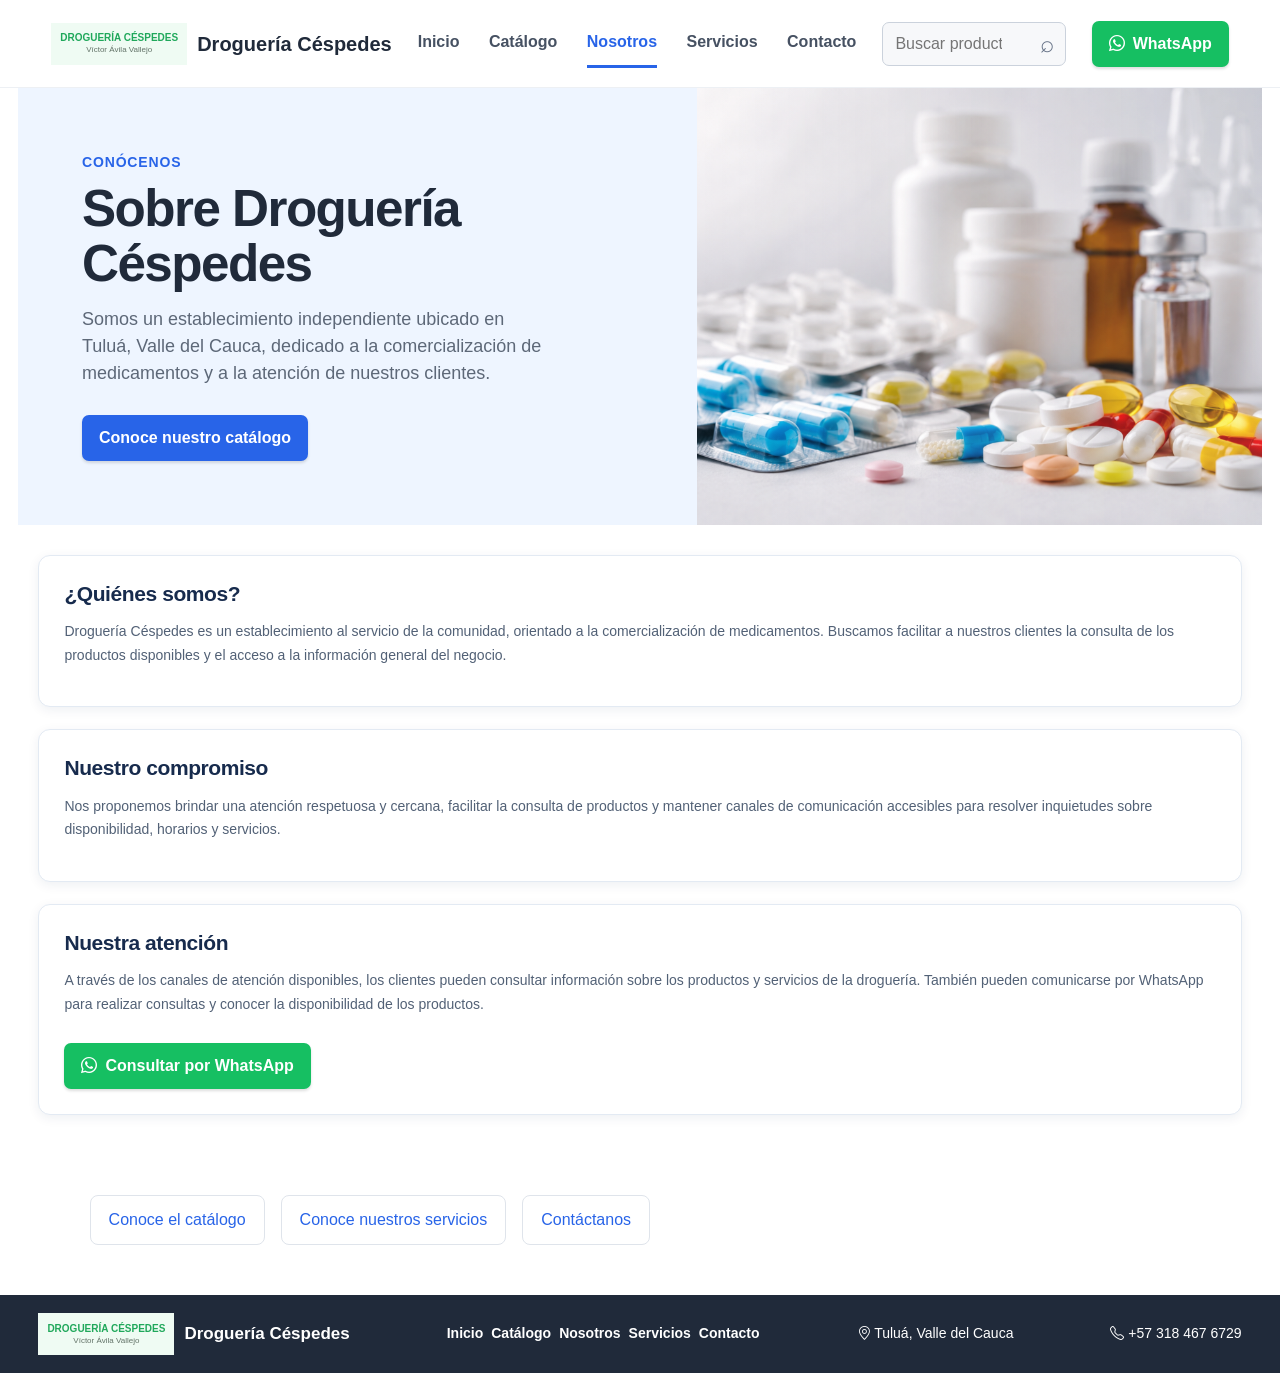
<file: nosotros.html>
<!doctype html>
<html lang="es">

<head>
    <meta charset="utf-8">
    <meta name="viewport" content="width=device-width, initial-scale=1">

    
    <meta name="description" content="Conoce Droguería Céspedes, ubicada en Tuluá, Valle del Cauca. Consulta nuestro catálogo de medicamentos y comunícate con nosotros por WhatsApp.">


    <title>Sobre nosotros | Droguería Céspedes en Tuluá</title>

    <link rel="stylesheet" href="css/styles.css">
    <link
    rel="stylesheet"
    href="https://cdn.jsdelivr.net/npm/bootstrap-icons@1.11.3/font/bootstrap-icons.min.css">
</head>

<body>

    <!-- Enlace para accesibilidad -->
    <a class="skip-link" href="#contenido">Saltar al contenido</a>

    <!-- Encabezado y marca -->
    <header class="site-header">

        <a
            class="brand"
            href="index.html"
            aria-label="Droguería Céspedes, inicio"
        >
            <span class="brand-mark">
                DROGUERÍA CÉSPEDES
                <small>Víctor Ávila Vallejo</small>
            </span>

            <span class="brand-name">Droguería Céspedes</span>
        </a>

        <!-- Botón del menú para dispositivos móviles -->
        <button
            class="menu-toggle"
            type="button"
            aria-expanded="false"
            aria-controls="main-nav"
        >
            <span class="menu-icon" aria-hidden="true">☰</span>
            <span class="sr-only">Abrir menú</span>
        </button>

        <!-- Navegación principal -->
        <nav
            class="main-nav"
            id="main-nav"
            aria-label="Navegación principal"
        >
            <a href="index.html">Inicio</a>
            <a href="catalogo.html">Catálogo</a>
            <a class="active" aria-current="page" href="nosotros.html">
                Nosotros
            </a>
            <a href="servicios.html">Servicios</a>
            <a href="contacto.html">Contacto</a>
        </nav>

        <!-- Buscador de productos -->
        <form
            class="search-form"
            action="catalogo.html"
            method="get"
            role="search"
        >
            <label class="sr-only" for="buscar">Buscar productos</label>

            <input
                id="buscar"
                name="q"
                type="search"
                placeholder="Buscar productos..."
            >

            <button type="submit" aria-label="Buscar">⌕</button>
        </form>

        <!-- Acceso a WhatsApp -->
        <a class="button button-whatsapp" href="https://wa.me/573184676729" target="_blank" rel="noopener noreferrer">
            <i class="bi bi-whatsapp" aria-hidden="true"></i>
            <span>WhatsApp</span>
        </a>

    </header>

    <!-- Contenido principal de Nosotros -->
    <main id="contenido">

        
        <!-- Banner principal de Nosotros -->
        <section class="hero">

            <!-- Texto del banner -->
            <div class="hero-copy">

                <p class="eyebrow">Conócenos</p>

                <h1>Sobre Droguería Céspedes</h1>

                <p>
                    Somos un establecimiento independiente ubicado en Tuluá,
                    Valle del Cauca, dedicado a la comercialización de medicamentos
                    y a la atención de nuestros clientes.
                </p>

                <a class="button button-primary" href="catalogo.html">
                    Conoce nuestro catálogo
                </a>

            </div>

            <!-- Imagen del banner -->
            <div
                class="hero-image"
                role="img"
                aria-label="Medicamentos y productos farmacéuticos"
            ></div>

        </section>


        <!-- Contenedor de tarjetas verticales -->
        <div class="content-grid">

            <!-- Quiénes somos -->
            <section class="content-section">

                <h2>¿Quiénes somos?</h2>

                <p>
                    Droguería Céspedes es un establecimiento al servicio de
                    la comunidad, orientado a la comercialización de medicamentos.
                    Buscamos facilitar a nuestros clientes la consulta de los
                    productos disponibles y el acceso a la información general del negocio.
                </p>

            </section>

            <!-- Nuestro compromiso -->
            <section class="content-section">

                <h2>Nuestro compromiso</h2>

                <p>
                    Nos proponemos brindar una atención respetuosa y cercana,
                    facilitar la consulta de productos y mantener canales de
                    comunicación accesibles para resolver inquietudes sobre
                    disponibilidad, horarios y servicios.
                </p>

            </section>

            <!-- Nuestra atención -->
            <section class="content-section">

                <h2>Nuestra atención</h2>

                <p>
                    A través de los canales de atención disponibles, los clientes
                    pueden consultar información sobre los productos y servicios
                    de la droguería. También pueden comunicarse por WhatsApp para
                    realizar consultas y conocer la disponibilidad de los productos.
                </p>

                <a
                    class="button button-whatsapp"
                    href="https://wa.me/573184676729?text=Hola%2C%20quisiera%20obtener%20informaci%C3%B3n%20sobre%20los%20productos%20y%20servicios%20de%20la%20droguer%C3%ADa."
                    target="_blank"
                    rel="noopener noreferrer"
                >
                    <i class="bi bi-whatsapp" aria-hidden="true"></i>
                    Consultar por WhatsApp
                </a>

            </section>

        </div>

        <!-- Enlaces a otras secciones -->
        <nav class="page-links" aria-label="Más información">

            <a href="catalogo.html">Conoce el catálogo</a>

            <a href="servicios.html">Conoce nuestros servicios</a>

            <a href="contacto.html">Contáctanos</a>

        </nav>

    </main>

    <!-- Pie de página -->
    <footer class="site-footer">
        <a class="brand footer-brand" href="index.html">
            <span class="brand-mark">
                DROGUERÍA CÉSPEDES
                <small>Víctor Ávila Vallejo</small>
            </span>
            <span class="brand-name">Droguería Céspedes</span>
        </a>

        <nav aria-label="Navegación del pie de página">
            <a href="index.html">Inicio</a>
            <a href="catalogo.html">Catálogo</a>
            <a href="nosotros.html">Nosotros</a>
            <a href="servicios.html">Servicios</a>
            <a href="contacto.html">Contacto</a>
        </nav>

        <span><i class="bi bi-geo-alt" aria-hidden="true"></i> Tuluá, Valle del Cauca</span>
        <a href="tel:+573184676729">
            <i class="bi bi-telephone" aria-hidden="true"></i> +57 318 467 6729
        </a>
    </footer>

    <!-- JavaScript de navegación -->
    <script src="js/navigation.js" defer></script>

</body>

</html>
</file>
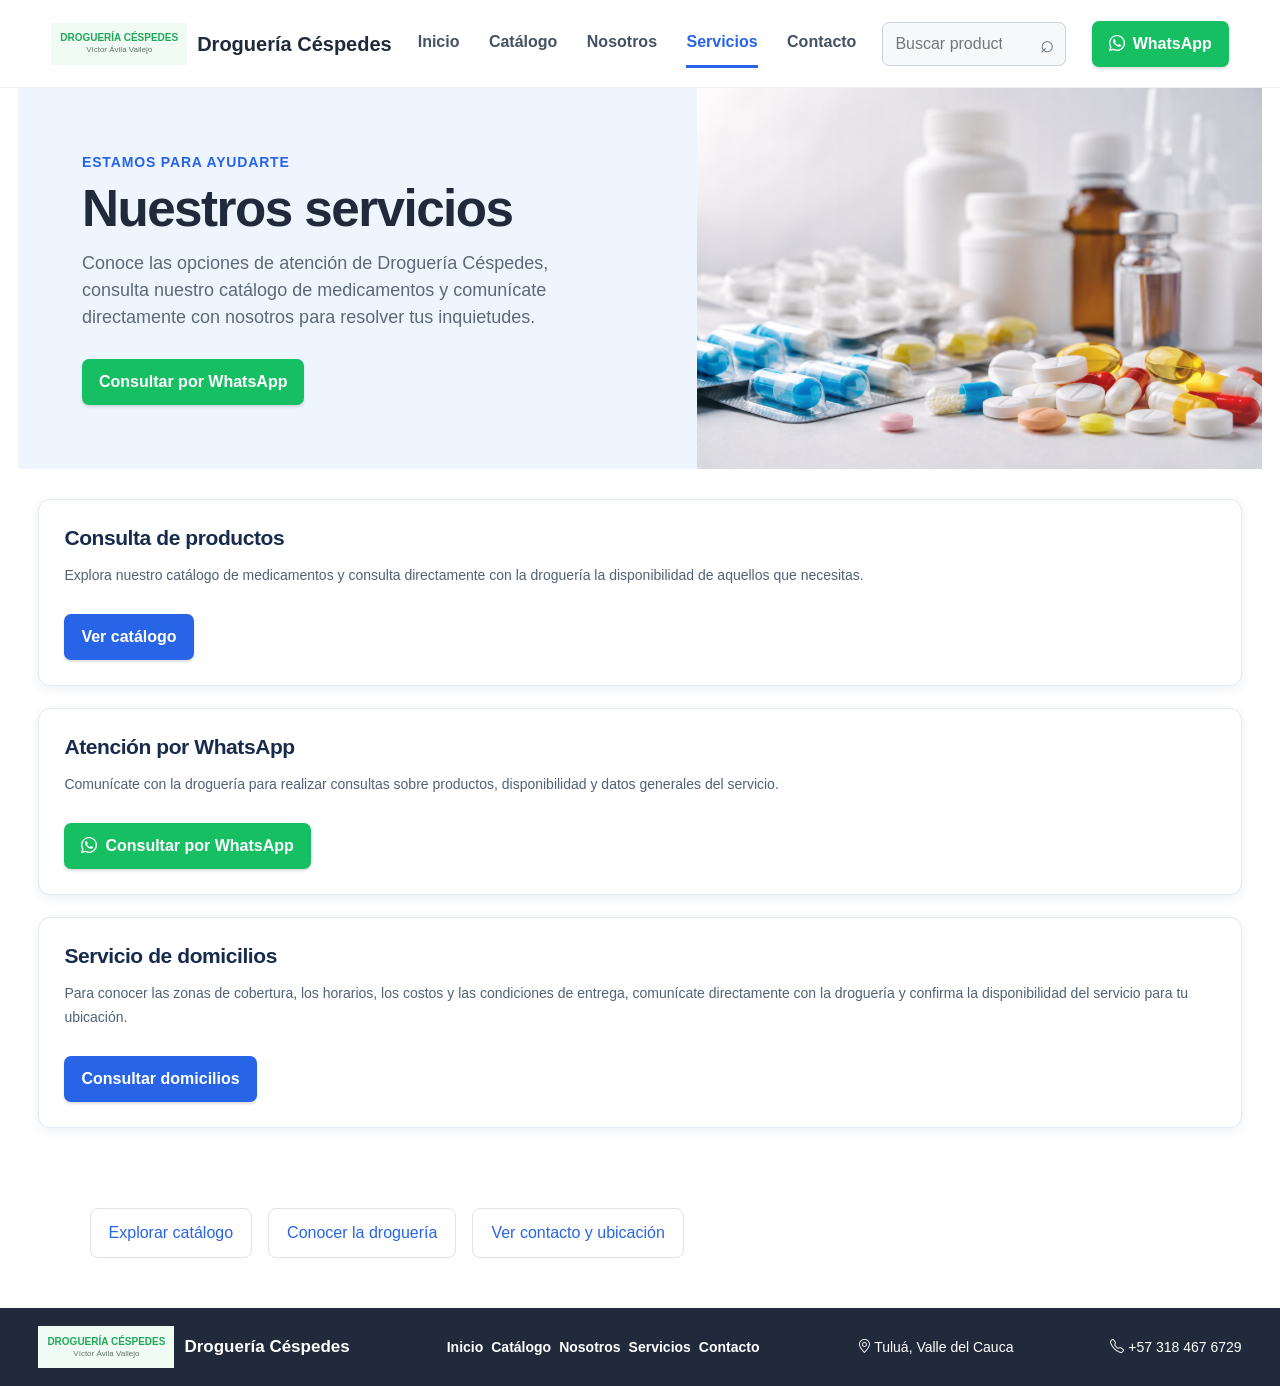
<file: servicios.html>
<!doctype html>
<html lang="es">

<head>
    <meta charset="utf-8">
    <meta name="viewport" content="width=device-width, initial-scale=1">

    <meta
        name="description"
        content="Conoce los servicios de Droguería Céspedes en Tuluá, Valle del Cauca. Consulta nuestro catálogo de medicamentos y comunícate por WhatsApp."
    >

    <title>Servicios de Droguería Céspedes en Tuluá</title>

    <link rel="stylesheet" href="css/styles.css">
    <link
    rel="stylesheet"
    href="https://cdn.jsdelivr.net/npm/bootstrap-icons@1.11.3/font/bootstrap-icons.min.css">
</head>

<body>

    <!-- Enlace para accesibilidad -->
    <a class="skip-link" href="#contenido">Saltar al contenido</a>

    <!-- Encabezado -->
    <header class="site-header">

        <a
            class="brand"
            href="index.html"
            aria-label="Droguería Céspedes, inicio"
        >
            <span class="brand-mark">
                DROGUERÍA CÉSPEDES
                <small>Víctor Ávila Vallejo</small>
            </span>

            <span class="brand-name">Droguería Céspedes</span>
        </a>

        <!-- Botón del menú para dispositivos móviles -->
        <button
            class="menu-toggle"
            type="button"
            aria-expanded="false"
            aria-controls="main-nav"
        >
            <span class="menu-icon" aria-hidden="true">☰</span>
            <span class="sr-only">Abrir menú</span>
        </button>

        <!-- Menú principal -->
        <nav
            class="main-nav"
            id="main-nav"
            aria-label="Navegación principal"
        >
            <a href="index.html">Inicio</a>
            <a href="catalogo.html">Catálogo</a>
            <a href="nosotros.html">Nosotros</a>
            <a class="active" aria-current="page" href="servicios.html">
                Servicios
            </a>
            <a href="contacto.html">Contacto</a>
        </nav>

        <!-- Buscador -->
        <form
            class="search-form"
            action="catalogo.html"
            method="get"
            role="search"
        >
            <label class="sr-only" for="buscar">Buscar productos</label>

            <input
                id="buscar"
                name="q"
                type="search"
                placeholder="Buscar productos..."
            >

            <button type="submit" aria-label="Buscar">⌕</button>
        </form>

        <!-- WhatsApp -->
        <a class="button button-whatsapp" href="https://wa.me/573184676729" target="_blank" rel="noopener noreferrer">
            <i class="bi bi-whatsapp" aria-hidden="true"></i>
            <span>WhatsApp</span>
        </a>

    </header>

    <!-- Contenido principal -->
    <main id="contenido">

        
        <!-- Banner principal de Servicios -->
        <section class="hero">

            <!-- Texto del banner -->
            <div class="hero-copy">

                <p class="eyebrow">Estamos para ayudarte</p>

                <h1>Nuestros servicios</h1>

                <p>
                    Conoce las opciones de atención de Droguería Céspedes,
                    consulta nuestro catálogo de medicamentos y comunícate
                    directamente con nosotros para resolver tus inquietudes.
                </p>

                <a
                    class="button button-whatsapp"
                    href="https://wa.me/573184676729"
                    target="_blank"
                    rel="noopener noreferrer"
                >
                    Consultar por WhatsApp
                </a>

            </div>

            <!-- Imagen del banner -->
            <div
                class="hero-image"
                role="img"
                aria-label="Medicamentos y productos farmacéuticos"
            ></div>

        </section>


        <!-- Contenedor de tarjetas verticales -->
        <div class="content-grid">

            <!-- Consulta de productos -->
            <section class="content-section">

                <h2>Consulta de productos</h2>

                <p>
                    Explora nuestro catálogo de medicamentos y consulta
                    directamente con la droguería la disponibilidad de
                    aquellos que necesitas.
                </p>

                <a class="button button-primary" href="catalogo.html">
                    Ver catálogo
                </a>

            </section>

            <!-- Atención por WhatsApp -->
            <section class="content-section">

                <h2>Atención por WhatsApp</h2>

                <p>
                    Comunícate con la droguería para realizar consultas sobre
                    productos, disponibilidad y datos generales del servicio.
                </p>

                <a
                    class="button button-whatsapp"
                    href="https://wa.me/573184676729?text=Hola%2C%20quisiera%20consultar%20las%20condiciones%20del%20servicio%20de%20domicilios."
                    target="_blank"
                    rel="noopener noreferrer"
                >
                    <i class="bi bi-whatsapp" aria-hidden="true"></i>
                    Consultar por WhatsApp
                </a>

            </section>

            <!-- Servicio de domicilios -->
            <section class="content-section">

                <h2>Servicio de domicilios</h2>

                <p>
                    Para conocer las zonas de cobertura, los horarios,
                    los costos y las condiciones de entrega, comunícate
                    directamente con la droguería y confirma la disponibilidad
                    del servicio para tu ubicación.
                </p>

                <a
                    class="button button-primary"
                    href="https://wa.me/573184672722"
                    target="_blank"
                    rel="noopener noreferrer"
                >
                    Consultar domicilios
                </a>

            </section>

        </div>

        <!-- Enlaces complementarios -->
        <nav class="page-links" aria-label="Más información">

            <a href="catalogo.html">Explorar catálogo</a>

            <a href="nosotros.html">Conocer la droguería</a>

            <a href="contacto.html">Ver contacto y ubicación</a>

        </nav>

    </main>

    <!-- Pie de página -->
    <footer class="site-footer">
        <a class="brand footer-brand" href="index.html">
            <span class="brand-mark">
                DROGUERÍA CÉSPEDES
                <small>Víctor Ávila Vallejo</small>
            </span>
            <span class="brand-name">Droguería Céspedes</span>
        </a>

        <nav aria-label="Navegación del pie de página">
            <a href="index.html">Inicio</a>
            <a href="catalogo.html">Catálogo</a>
            <a href="nosotros.html">Nosotros</a>
            <a href="servicios.html">Servicios</a>
            <a href="contacto.html">Contacto</a>
        </nav>

        <span><i class="bi bi-geo-alt" aria-hidden="true"></i> Tuluá, Valle del Cauca</span>
        <a href="tel:+573184676729">
            <i class="bi bi-telephone" aria-hidden="true"></i> +57 318 467 6729
        </a>
    </footer>

    <!-- JavaScript de navegación -->
    <script src="js/navigation.js" defer></script>

</body>

</html>
</file>
<file: css/styles.css>
/** ========================================*

*   1. VARIABLES GLOBALES*

*======================================== **/



:root {

    --ink: #202a3a;

    --muted: #5d6878;

    --blue: #2864e8;

    --pale: #eef5ff;

    --green: #16bf62;

    --line: #dfe4eb;

}





/** ========================================*

*   2. CONFIGURACIÓN GENERAL*

*======================================== **/



* {

    box-sizing: border-box;

}



html {

    scroll-behavior: smooth;

}



body {

    margin: 0;

    color: var(--ink);

    font-family: Inter, Arial, sans-serif;

    font-size: 16px;

    line-height: 1.5;

}





/** ========================================*

*   3. ENCABEZADO Y MARCA*

*======================================== **/



.site-header {

    min-height: 88px;

    padding: 14px clamp(20px, 4vw, 64px);

    display: flex;

    align-items: center;

    gap: 26px;

    border-bottom: 1px solid #edf0f4;

    background: #fff;

}



.brand {

    display: flex;

    align-items: center;

    gap: 10px;

    color: inherit;

    text-decoration: none;

    white-space: nowrap;

}



.brand-name {

    font-size: 20px;

    font-weight: 750;

}



.brand-mark {

    display: flex;

    flex-direction: column;

    justify-content: center;

    text-align: center;

    background: #effbf3;

    color: #20a85b;

    font-size: 10px;

    font-weight: 800;

    line-height: 1.1;

    padding: 8px 9px;

    min-height: 42px;

}



.brand-mark small {

    color: #637368;

    font-size: 8px;

    font-weight: 500;

    margin-top: 3px;

}





/** ========================================*

*   4. MENÚ DE NAVEGACIÓN*

*======================================== **/



.main-nav {

    display: flex;

    align-items: center;

    justify-content: center;

    gap: clamp(14px, 2.3vw, 34px);

    flex: 1;

}



.main-nav a,

.site-footer nav a {

    color: #465162;

    text-decoration: none;

    font-weight: 550;

    white-space: nowrap;

}



.main-nav a {

    padding: 11px 0;

    border-bottom: 3px solid transparent;

}



.main-nav a:hover,

.main-nav a:focus-visible,

.site-footer nav a:hover {

    color: var(--blue);

}



.main-nav a.active {

    color: var(--blue);

    font-weight: 700;

    border-color: var(--blue);

}





/** ========================================*

*   5. BUSCADOR*

*======================================== **/



.search-form {

    height: 44px;

    width: min(230px, 20vw);

    display: flex;

    border: 1px solid #cbd2dc;

    border-radius: 7px;

    background: #f7f8fa;

}



.search-form input {

    min-width: 0;

    width: 100%;

    padding: 0 12px;

    border: 0;

    background: transparent;

    font: inherit;

    outline: 0;

}



.search-form button {

    width: 42px;

    border: 0;

    background: transparent;

    font-size: 24px;

    color: #687488;

    cursor: pointer;

}





/** ========================================*

*   6. BOTONES*

*======================================== **/



.button {

    display: inline-flex;

    justify-content: center;

    align-items: center;

    gap: 8px;

    padding: 11px 17px;

    border-radius: 7px;

    text-decoration: none;

    font-weight: 650;

    white-space: nowrap;

}



.button-whatsapp {

    background: var(--green);

    color: white;

    box-shadow: 0 2px 3px #0002;

}



.button-primary {

    background: var(--blue);

    color: #fff;

    box-shadow: 0 2px 3px #0002;

}



.menu-toggle {

    display: none;

}





/** ========================================*

*   7. BANNER PRINCIPAL*

*======================================== **/



.hero {

    margin: 0 18px;

    min-height: 340px;

    display: grid;

    grid-template-columns: 1.2fr 1fr;

    background: var(--pale);

}



.hero-copy {

    padding: clamp(36px, 5vw, 68px);

    align-self: center;

    max-width: 660px;

}



.eyebrow {

    margin: 0 0 8px;

    color: var(--blue);

    font-size: 14px;

    font-weight: 700;

    text-transform: uppercase;

    letter-spacing: .06em;

}



.hero h1 {

    font-size: clamp(36px, 4vw, 54px);

    line-height: 1.08;

    margin: 0 0 14px;

    letter-spacing: -.03em;

}



.hero-copy > p:not(.eyebrow) {

    font-size: 18px;

    color: var(--muted);

    max-width: 470px;

    margin: 0 0 28px;

}



.hero-image {

    min-height: 300px;

    background:

        linear-gradient(90deg, #eef5ff00, #eef5ff22),

        url('../img/banners/medicamentos.png') center / cover,

        #e5eaf0;

}





/** ========================================*

*   8. SECCIONES Y TÍTULOS*

*======================================== **/



.content-section {

    padding: 42px clamp(24px, 5.5vw, 76px);

}



h2 {

    font-size: 29px;

    line-height: 1.2;

    margin: 0 0 25px;

    letter-spacing: -.02em;

}



.see-all {

    font-size: inherit;

    color: var(--blue);

    font-weight: 500;

    text-decoration: underline;

    text-underline-offset: 4px;

    white-space: nowrap;

}



.see-all span {

    font-size: 1.5em;

    vertical-align: -.08em;

    text-decoration: none;

}





/** ========================================*

*   9. CATEGORÍAS DE PRODUCTOS*

*======================================== **/



.category-grid {

    display: grid;

    grid-template-columns: repeat(5, 1fr);

    gap: clamp(14px, 4vw, 52px);

}



.category-card {

    min-height: 130px;

    display: flex;

    flex-direction: column;

    align-items: center;

    justify-content: center;

    gap: 8px;

    padding: 14px;

    text-align: center;

    text-decoration: none;

    color: #384253;

    border: 1px solid var(--line);

    border-radius: 7px;

    font-size: 14px;

    transition: transform .15s, box-shadow .15s;

}



.category-card:hover {

    transform: translateY(-3px);

    box-shadow: 0 5px 15px #1d2a3a14;

}



.category-card span {

    font-size: 27px;

    font-weight: 700;

}



.category-card.blue {

    background: #eff6ff;

    color: #2864e8;

}



.category-card.red {

    background: #fff2f2;

    color: #f24d55;

}



.category-card.orange {

    background: #fff8ef;

    color: #f47816;

}



.category-card.green {

    background: #f0fbf4;

    color: #13a75a;

}



.category-card.purple {

    background: #faf4ff;

    color: #9a3ee9;

}





/** ========================================*

*   10. PRODUCTOS DESTACADOS*

*======================================== **/



/* 10. PRODUCTOS DESTACADOS */

.featured {
    min-height: auto;
    padding-top: 45px;
    padding-bottom: 45px;
}

.featured > p {
    color: var(--muted);
    margin-bottom: 20px;
}

.product-grid {
    display: grid;
    grid-template-columns: repeat(4, minmax(0, 1fr));
    gap: 20px;
    margin-top: 25px;
}

.product-card {
    display: flex;
    flex-direction: column;
    align-items: center;
    text-align: center;
    min-width: 0;
    padding: 15px;
    background: #ffffff;
    border: 1px solid var(--line);
    border-radius: 9px;
    box-shadow: 0 3px 10px rgba(20, 45, 80, 0.06);
    transition: transform 0.2s ease, box-shadow 0.2s ease;
}

.product-card:hover {
    transform: translateY(-3px);
    box-shadow: 0 6px 15px rgba(20, 45, 80, 0.10);
}

.product-image img {
    width: 100%;
    height: 100%;
    object-fit: contain;
    padding: 8px;
    display: block;
}

.product-image span {
    font-size: 48px;
}

.product-card h3 {
    color: var(--ink);
    font-size: 15px;
    line-height: 1.3;
    margin: 5px 0;
}

.product-card p {
    color: var(--muted);
    font-size: 12px;
    margin: 5px 0 15px;
}

.product-card .button {
    width: 100%;
    margin-top: auto;
    padding: 10px 7px;
    font-size: 12px;
    white-space: normal;
    text-align: center;
}





/* ========================================
   11. BENEFICIOS Y SERVICIOS
======================================== */

.benefits {
    margin: 0 18px 8px;
    padding: 30px 20px;
    min-height: 145px;
    background: #eff6ff;
    display: grid;
    grid-template-columns: repeat(4, 1fr);
    gap: 20px;
    text-align: center;
}

.benefits div {
    display: flex;
    flex-direction: column;
    align-items: center;
    gap: 3px;
}

/* Iconos azules */
.benefits div > span,
.benefits div > i {
    font-size: 27px;
    color: #2864e8;
    margin-bottom: 5px;
}

/* Texto de los beneficios */
.benefits strong {
    color: #202a3a;
    font-size: 15px;
}

.benefits small {
    color: #5d6878;
    font-size: 13px;
}





/** ========================================*

*   12. PIE DE PÁGINA*

*======================================== **/



.site-footer {

    min-height: 78px;

    padding: 14px clamp(20px, 3vw, 42px);

    display: flex;

    align-items: center;

    justify-content: space-between;

    gap: 20px;

    background: #202a3a;

    color: #fff;

}



.footer-brand {

    color: #fff;

}



.footer-brand .brand-name {

    font-size: 17px;

}



.site-footer nav {

    display: flex;

    gap: 8px;

    flex-wrap: wrap;

}



.site-footer nav a,

.site-footer > span,

.site-footer > a:last-child {

    color: #fff;

    font-size: 14px;

}



.site-footer > a:last-child {

    text-decoration: none;

}





/** ========================================*

*   13. ESTILOS PARA OTRAS PÁGINAS*

*======================================== **/



.page-intro {

    margin: 0 18px;

    padding: 65px clamp(24px, 7vw, 100px);

    background: var(--pale);

}



.page-intro h1 {

    font-size: clamp(34px, 4vw, 48px);

    margin: 0 0 12px;

}



.page-intro p {

    max-width: 680px;

    color: var(--muted);

    font-size: 18px;

    margin: 0;

}



.page-links {

    padding: 50px clamp(24px, 7vw, 100px);

    display: flex;

    gap: 16px;

    flex-wrap: wrap;

}



.page-links a {

    padding: 12px 18px;

    border: 1px solid var(--line);

    border-radius: 8px;

    color: var(--blue);

    text-decoration: none;

}





/** ========================================*

*   14. ACCESIBILIDAD*

*======================================== **/



.skip-link,

.sr-only {

    position: absolute;

    width: 1px;

    height: 1px;

    padding: 0;

    margin: -1px;

    overflow: hidden;

    clip: rect(0, 0, 0, 0);

    white-space: nowrap;

    border: 0;

}



.skip-link:focus {

    width: auto;

    height: auto;

    clip: auto;

    margin: 8px;

    padding: 10px;

    background: #fff;

    z-index: 5;

}



.sr-only:focus {

    position: absolute;

}





/** ========================================*

*   15. ADAPTACIÓN A PANTALLAS MEDIANAS*

*======================================== **/



@media (max-width: 1050px) {



    .site-header {

        gap: 15px;

        flex-wrap: wrap;

    }



    .brand-name {

        font-size: 17px;

    }



    .main-nav {

        gap: 15px;

    }



    .search-form {

        width: 180px;

    }



    .site-footer {

        flex-wrap: wrap;

    }



    .site-footer nav {

        order: 3;

        width: 100%;

        justify-content: center;

    }

}





/** ========================================*

*   16. ADAPTACIÓN A TABLETAS Y MÓVILES*

*======================================== **/



@media (max-width: 760px) {



    .site-header {

        min-height: 72px;

        padding: 12px 18px;

        gap: 12px;

    }



    .brand {

        margin-right: auto;

    }



    .brand-name {

        font-size: 16px;

    }



    .menu-toggle {

        display: grid;

        place-items: center;

        width: 42px;

        height: 42px;

        border: 1px solid var(--line);

        border-radius: 7px;

        background: #fff;

        color: var(--ink);

        font-size: 22px;

    }



    .main-nav {

        display: none;

        order: 5;

        flex-basis: 100%;

        align-items: stretch;

        gap: 0;

    }



    .main-nav.open {

        display: flex;

        flex-direction: column;

    }



    .main-nav a {

        padding: 12px 8px;

        border-bottom: 1px solid var(--line);

    }



    .main-nav a.active {

        border-left: 3px solid var(--blue);

        border-bottom: 1px solid var(--line);

        padding-left: 12px;

    }



    .search-form {

        order: 6;

        width: calc(100% - 132px);

        flex: 1;

    }



    .button-whatsapp {

        order: 7;

        padding: 10px 12px;

    }



    .hero {

        grid-template-columns: 1fr;

        margin: 0 10px;

    }



    .hero-copy {

        padding: 38px 25px;

    }



    .hero-image {

        min-height: 220px;

        grid-row: 1;

    }



    .content-section {

        padding: 35px 22px;

    }



    .category-grid {

        grid-template-columns: repeat(2, 1fr);

        gap: 12px;

    }



    .category-card:last-child {

        grid-column: 1 / -1;

    }



    .featured {

        min-height: 250px;

    }



    .benefits {

        grid-template-columns: repeat(2, 1fr);

        margin: 0 10px 8px;

    }



    .site-footer {

        justify-content: center;

        text-align: center;

    }



    .site-footer nav {

        gap: 12px;

    }



    .footer-brand {

        width: 100%;

        justify-content: center;

    }



    .site-footer > span,

    .site-footer > a:last-child {

        width: 100%;

    }

}





/** ========================================*

*   17. ADAPTACIÓN A MÓVILES PEQUEÑOS*

*======================================== **/



@media (max-width: 420px) {



    .brand-mark {

        font-size: 8px;

        padding: 6px;

    }



    .brand-mark small {

        font-size: 7px;

    }



    .brand-name {

        font-size: 14px;

    }



    .button-whatsapp {

        font-size: 13px;

    }



    .search-form {

        width: 100%;

        flex-basis: 100%;

        order: 8;

    }



    .hero h1 {

        font-size: 36px;

    }



    h2 {

        font-size: 24px;

    }

}





/** ========================================*

*   18. PÁGINA DE CONTACTO*

*======================================== **/



.contact-hero {

    margin: 10px 18px 20px;

    min-height: 190px;

    display: grid;

    grid-template-columns: 1.5fr 1fr;

    background: var(--pale);

    border-radius: 8px;

    overflow: hidden;

}



.contact-hero-text {

    padding: 35px 45px;

    align-self: center;

}



.contact-hero-text h1 {

    margin: 0 0 10px;

    font-size: clamp(32px, 4vw, 42px);

}



.contact-hero-text > p:not(.eyebrow) {

    color: var(--muted);

    margin-bottom: 20px;

}



.contact-hero-image {

    min-height: 190px;

    background:

        url('../img/banners/medicamentos.png') center / cover no-repeat,

        #dce7f5;

}



/** Tarjetas principales **/



.contact-grid {
    display: grid;
    grid-template-columns: repeat(3, minmax(0, 1fr));
    gap: 22px;
    padding: 0 18px 20px;
    margin-top: 24px;
    align-items: stretch;
}



.contact-card {

    padding: 22px;

    background: #fff;

    border: 1px solid #edf0f4;

    border-radius: 8px;

    box-shadow: 0 2px 8px #202a3a0b;

    min-width: 0;

}



.contact-card-title {

    display: flex;

    align-items: flex-start;

    gap: 12px;

    padding-bottom: 17px;

    border-bottom: 1px solid var(--line);

    margin-bottom: 8px;

}



.contact-card-title h2 {

    margin: 0 0 5px;

    font-size: 19px;

}



.contact-card-title p {

    margin: 0;

    color: var(--muted);

    font-size: 13px;

}



.contact-icon,

.item-icon {

    width: 38px;

    height: 38px;

    flex-shrink: 0;

    display: inline-flex;

    align-items: center;

    justify-content: center;

    border-radius: 50%;

    font-size: 18px;

}



.item-icon {

    width: 32px;

    height: 32px;

}



.blue-icon {

    background: #e5efff;

    color: #2864e8;

}



.green-icon {

    background: #e1f9e9;

    color: #16a65a;

}



.red-icon {

    background: #ffebeb;

    color: #ed5555;

}



.purple-icon {

    background: #f3e8ff;

    color: #9747e8;

}



.yellow-icon {

    background: #fff4d5;

    color: #d49b00;

}



/** Información de contacto y domicilios **/



.contact-item {

    display: flex;

    align-items: center;

    gap: 11px;

    padding: 13px 0;

    border-bottom: 1px solid #edf0f4;

}



.contact-item:last-of-type {

    border-bottom: 0;

}

.whatsapp-icon {
    color: #25D366;
}

.contact-item div {

    flex: 1;

    min-width: 0;

}



.contact-item strong {

    display: block;

    font-size: 14px;

}



.contact-item p {

    margin: 2px 0 0;

    color: var(--muted);

    font-size: 12px;

}



.contact-item > a {

    color: var(--blue);

    font-size: 23px;

    text-decoration: none;

}



.contact-main-button {

    width: 100%;

    margin-top: 12px;

    white-space: normal;

}



/** Ubicación **/



.map-placeholder {

    min-height: 180px;

    margin: 10px 0 15px;

    background-color: #e9e7df;

    background-image:

        linear-gradient(25deg, transparent 45%, #fff 46%, #fff 51%, transparent 52%),

        linear-gradient(90deg, transparent 45%, #fff 46%, #fff 51%, transparent 52%),

        linear-gradient(155deg, transparent 55%, #c5dcb5 56%, #c5dcb5 72%, transparent 73%);

    background-size: 65px 65px, 80px 80px, 100% 100%;

    display: flex;

    flex-direction: column;

    justify-content: center;

    align-items: center;

    text-align: center;

    color: var(--ink);

    border-radius: 5px;

}



.map-placeholder > span {

    font-size: 32px;

}



.map-placeholder strong {

    padding: 5px 10px;

    background: #fff;

    border-radius: 5px;

}



.map-placeholder p {

    margin: 5px;

    font-size: 12px;

}



.location-info {

    display: flex;

    justify-content: space-between;

    align-items: center;

    gap: 10px;

}



.location-info strong {

    font-size: 14px;

}



.location-info p {

    margin: 3px 0;

    color: var(--muted);

    font-size: 12px;

}



.map-button {

    padding: 8px 11px;

    background: var(--pale);

    color: var(--blue);

    border-radius: 6px;

    font-size: 12px;

    text-decoration: none;

    white-space: nowrap;

}



/** Franja informativa inferior **/



.contact-benefits {

    margin: 0 18px 20px;

    padding: 22px;

    display: grid;

    grid-template-columns: repeat(4, 1fr);

    gap: 15px;

    background: #fff;

    border: 1px solid var(--line);

    border-radius: 8px;

}



.contact-benefits > div {

    display: flex;

    align-items: center;

    gap: 10px;

}



.contact-benefits strong,

.contact-benefits small {

    display: block;

}



.contact-benefits strong {

    font-size: 13px;

}



.contact-benefits small {

    color: var(--muted);

    font-size: 11px;

}



/** Preguntas frecuentes **/



.contact-faq {

    padding: 35px clamp(24px, 5vw, 65px);

}



.contact-faq h2 {

    margin-bottom: 20px;

}



.contact-faq details {

    padding: 16px;

    margin-bottom: 10px;

    border: 1px solid var(--line);

    border-radius: 7px;

    background: #fff;

}



.contact-faq summary {

    color: var(--ink);

    font-weight: 650;

    cursor: pointer;

}



.contact-faq details p {

    color: var(--muted);

    font-size: 14px;

    margin-bottom: 0;

}





/** =========================================*

*   TARJETAS: SOLO NOSOTROS Y SERVICIOS*

*========================================= **/



/* TARJETAS: SOLO NOSOTROS Y SERVICIOS */

.content-grid {
    display: grid;
    grid-template-columns: 1fr;
    gap: 22px;
    padding: 30px 3%;
}

.content-grid .content-section {
    width: 100%;
    box-sizing: border-box;
    background-color: #ffffff;
    border: 1px solid #e3eaf3;
    border-radius: 12px;
    padding: 25px;
    box-shadow: 0 3px 12px rgba(20, 45, 80, 0.07);
    transition: transform 0.2s ease, box-shadow 0.2s ease;
}

.content-grid .content-section:hover {
    transform: translateY(-3px);
    box-shadow: 0 6px 16px rgba(20, 45, 80, 0.10);
}

.content-grid .content-section h2 {
    color: #172b4d;
    font-size: 21px;
    margin-bottom: 14px;
}

.content-grid .content-section p {
    color: #526176;
    font-size: 14px;
    line-height: 1.7;
}

.content-grid .content-section .button {
    margin-top: 12px;
}

@media (max-width: 600px) {
    .content-grid {
        padding: 20px 5%;
        gap: 16px;
    }

    .content-grid .content-section {
        padding: 20px;
    }
}

/* Adaptación de Contacto */
@media (max-width: 1050px) {

    .contact-grid {

        grid-template-columns: repeat(2, minmax(0, 1fr));

    }



    .contact-card:last-child {

        grid-column: 1 / -1;

    }

}



@media (max-width: 760px) {

    .contact-hero {

        grid-template-columns: 1fr;

        margin: 10px;

    }



    .contact-hero-text {

        padding: 30px 22px;

    }



    .contact-hero-image {

        min-height: 180px;

    }



    .contact-grid {

        grid-template-columns: 1fr;

        padding: 0 10px 15px;

    }



    .contact-card:last-child {

        grid-column: auto;

    }



    .contact-benefits {

        grid-template-columns: repeat(2, 1fr);

        margin: 0 10px 15px;

    }



    .location-info {

        flex-wrap: wrap;

    }

}



@media (max-width: 420px) {

    .contact-benefits {

        grid-template-columns: 1fr;

    }



    .contact-card {

        padding: 17px;

    }

}

/* 19. ADAPTACIÓN DE PRODUCTOS DESTACADOS */

@media (max-width: 1050px) {
    .product-grid {
        grid-template-columns: repeat(3, minmax(0, 1fr));
    }
}

@media (max-width: 760px) {
    .product-grid {
        grid-template-columns: repeat(2, minmax(0, 1fr));
        gap: 14px;
    }

    .product-image {
        height: 125px;
    }
}

@media (max-width: 420px) {
    .product-grid {
        grid-template-columns: repeat(2, minmax(0, 1fr));
        gap: 10px;
    }

    .product-card {
        padding: 10px;
    }

    .product-image {
        height: 105px;
    }

    .product-card h3 {
        font-size: 13px;
    }

    .product-card .button {
        font-size: 11px;
        padding: 9px 5px;
    }
}

/* AJUSTE DE ICONOS Y TEXTOS DE CATEGORÍAS */

.category-card {
    min-height: 130px;
    display: flex;
    flex-direction: column;
    align-items: center;
    justify-content: center;
    gap: 10px;
    padding: 14px;
    text-align: center;
}

/* Iconos */
.category-card i {
    font-size: 25px;
    font-weight: normal;
    line-height: 1;
}

/* Nombre de las categorías */
.category-card span {
    font-size: 14px;
    font-weight: 400;
    line-height: 1.4;
}

/* Efecto al pasar el cursor */
.category-card:hover {
    transform: translateY(-3px);
    box-shadow: 0 5px 15px rgba(29, 42, 58, 0.12);
}

/* Adaptación para celulares */
@media (max-width: 600px) {
    .category-card {
        min-height: 110px;
        padding: 10px;
    }

    .category-card i {
        font-size: 22px;
    }

    .category-card span {
        font-size: 12px;
    }
}


/* ==========================================
   CATÁLOGO DE PRODUCTOS
========================================== */

/* 1. Banner principal */

.catalog-hero {
    display: grid;
    grid-template-columns: 1.8fr 1fr;
    min-height: 230px;
    margin: 20px 15px 30px;
    overflow: hidden;
    border-radius: 10px;
    background: #397df0;
}

.catalog-hero-copy {
    padding: 35px 50px;
    color: #ffffff;
    display: flex;
    flex-direction: column;
    justify-content: center;
}

.catalog-hero-copy h1 {
    font-size: 32px;
    margin: 0 0 12px;
}

.catalog-hero-copy p {
    font-size: 16px;
    margin: 0 0 18px;
}

.catalog-hero-image {
    min-height: 230px;
    background-image: url('../img/banners/medicamentos.png');
    background-position: center;
    background-size: cover;
}

.breadcrumb {
    display: flex;
    gap: 8px;
    align-items: center;
    font-size: 14px;
}

.breadcrumb a {
    color: #ffffff;
}


/* 2. Distribución general */

.catalog-layout {
    display: grid;
    grid-template-columns: 230px minmax(0, 1fr);
    gap: 25px;
    padding: 15px 5%;
    background: #f0f2f5;
}

.catalog-sidebar {
    display: flex;
    flex-direction: column;
    gap: 25px;
}

.sidebar-panel {
    background: #ffffff;
    padding: 20px;
    border-radius: 8px;
}

.sidebar-panel h2 {
    font-size: 19px;
    margin: 0 0 18px;
    color: var(--ink);
}


/* 3. Categorías laterales */

.catalog-categories {
    display: flex;
    flex-direction: column;
    gap: 7px;
}

.category-filter {
    display: flex;
    align-items: center;
    gap: 10px;
    padding: 12px 10px;
    border-radius: 6px;
    color: var(--ink);
    text-decoration: none;
    font-size: 14px;
    transition: background 0.2s ease;
}

.category-filter i {
    color: var(--blue);
    font-size: 17px;
}

.category-filter:hover,
.category-filter.active {
    background: #dceaff;
    color: #245eea;
    font-weight: 600;
}


/* 4. Filtros */

.catalog-filters {
    display: flex;
    flex-direction: column;
    gap: 12px;
}

.catalog-filters label {
    font-size: 14px;
    font-weight: 600;
    color: var(--ink);
}

.catalog-filters input,
.catalog-filters select {
    width: 100%;
    box-sizing: border-box;
    padding: 10px;
    border: 1px solid #cbd3df;
    border-radius: 5px;
    background: #ffffff;
    font-size: 13px;
    color: var(--ink);
}

.catalog-filters input:focus,
.catalog-filters select:focus {
    outline: 2px solid #9bbcff;
    border-color: var(--blue);
}


/* 5. Encabezado de productos */

.catalog-products {
    min-width: 0;
}

.catalog-toolbar {
    display: flex;
    justify-content: space-between;
    align-items: center;
    margin-bottom: 20px;
}

.catalog-toolbar h2 {
    color: var(--ink);
    font-size: 23px;
    margin: 0 0 5px;
}

.catalog-toolbar p {
    color: var(--muted);
    font-size: 14px;
    margin: 0;
}


/* 6. Tarjetas de productos */

.catalog-product-grid {
    display: grid;
    grid-template-columns: repeat(4, minmax(0, 1fr));
    gap: 20px;
    align-items: stretch;
}

.catalog-product-card {
    position: relative;
    display: flex;
    flex-direction: column;
    align-items: center;
    min-width: 0;
    padding: 20px 12px 15px;
    background: #ffffff;
    border: 1px solid #dfe3e9;
    border-radius: 8px;
    text-align: center;
    box-sizing: border-box;
    transition: transform 0.2s ease, box-shadow 0.2s ease;
}

.catalog-product-card:hover {
    transform: translateY(-4px);
    box-shadow: 0 5px 15px rgba(20, 45, 80, 0.10);
}

.catalog-product-image {
    width: 100%;
    height: 145px;
    display: flex;
    align-items: center;
    justify-content: center;
    margin-bottom: 12px;
}

.catalog-product-image img {
    display: block;
    width: 100%;
    height: 100%;
    max-width: 180px;
    max-height: 135px;
    object-fit: contain;
}

.catalog-product-card h3 {
    color: var(--ink);
    font-size: 15px;
    margin: 8px 0;
}

.catalog-product-card p {
    color: var(--muted);
    font-size: 13px;
    line-height: 1.5;
    margin: 0 0 15px;
    min-height: 35px;
}

.catalog-product-card {
    transition: transform 0.3s ease, box-shadow 0.3s ease;
}

.catalog-product-card:hover {
    transform: translateY(-5px);
    box-shadow: 0 8px 20px rgba(0, 0, 0, 0.12);
}

.product-tag {
    position: absolute;
    top: -10px;
    left: 12px;
    padding: 5px 10px;
    border-radius: 15px;
    font-size: 11px;
    font-weight: 600;
}

.tag-blue {
    background: #dceaff;
    color: #245eea;
}

.tag-red {
    background: #ffe0e0;
    color: #d62828;
}

.tag-orange {
    background: #ffead5;
    color: #e66b00;
}

.tag-green {
    background: #d9f8e5;
    color: #138a48;
}

.tag-purple {
    background: #f0ddff;
    color: #8a36cf;
}



/* 7. Botones WhatsApp */

/* Estilos generales del botón dentro de las tarjetas */
.catalog-product-card .button-whatsapp {
    display: flex;
    justify-content: center;
    align-items: center;
    gap: 5px;
    width: 100%;
    box-sizing: border-box;
    margin-top: auto;
    padding: 11px 7px;
    font-size: 12px;
    text-decoration: none;
    white-space: normal;
    text-align: center;
    transition: background-color 0.3s ease, transform 0.2s ease;
}

/* Tamaño del icono de WhatsApp */
.catalog-product-card .button-whatsapp i {
    font-size: 15px;
}

/* Efecto al pasar el cursor sobre el botón */
.catalog-product-card .button-whatsapp:hover {
    transform: scale(1.03);
    background-color: #128c4a;
}

/* Efecto al presionar el botón */
.catalog-product-card .button-whatsapp:active {
    transform: scale(0.97);
}

/* Interacción de las tarjetas de productos */

.catalog-product-card {
    transition: transform 0.3s ease, box-shadow 0.3s ease;
}

/* Efecto al pasar el cursor sobre una tarjeta */
.catalog-product-card:hover {
    transform: translateY(-5px);
    box-shadow: 0 8px 20px rgba(0, 0, 0, 0.12);
}



/* 8. Paginación */

.catalog-pagination {
    display: flex;
    justify-content: center;
    align-items: center;
    gap: 10px;
    margin: 30px 0;
}

.catalog-pagination a {
    display: flex;
    justify-content: center;
    align-items: center;
    min-width: 36px;
    height: 36px;
    padding: 0 8px;
    box-sizing: border-box;
    border: 1px solid #cbd3df;
    border-radius: 6px;
    background: #ffffff;
    color: var(--ink);
    text-decoration: none;
}

.catalog-pagination a:hover,
.catalog-pagination a.active {
    background: var(--blue);
    border-color: var(--blue);
    color: #ffffff;
}

.catalog-pagination a[aria-disabled="true"] {
    opacity: 0.5;
    pointer-events: none;
}


/* 9. Adaptación a pantallas */

@media (max-width: 1050px) {
    .catalog-product-grid {
        grid-template-columns: repeat(3, minmax(0, 1fr));
    }
}

@media (max-width: 760px) {
    .catalog-hero {
        grid-template-columns: 1fr;
        margin: 12px;
    }

    .catalog-hero-copy {
        padding: 30px 25px;
    }

    .catalog-hero-image {
        min-height: 180px;
    }

    .catalog-layout {
        grid-template-columns: 1fr;
        padding: 15px;
    }

    .catalog-sidebar {
        display: grid;
        grid-template-columns: 1fr;
    }

    .catalog-categories {
        display: grid;
        grid-template-columns: repeat(2, minmax(0, 1fr));
    }

    .catalog-product-grid {
        grid-template-columns: repeat(2, minmax(0, 1fr));
        gap: 15px;
    }
}

@media (max-width: 420px) {
    .catalog-product-grid {
        grid-template-columns: 1fr;
    }

    .catalog-categories {
        grid-template-columns: 1fr;
    }

    .catalog-hero-copy h1 {
        font-size: 26px;
    }
}


/* Banner del catálogo */

.catalog-hero {
    margin: 20px 15px 30px;
    min-height: 320px;
}

.catalog-hero .hero-copy {
    padding: 40px 50px;
}

.catalog-hero .hero-copy h1 {
    font-size: 38px;
}

.catalog-hero .hero-image {
    min-height: 320px;
    background-image: url('../img/banners/medicamentos.png');
    background-position: center;
    background-size: cover;
}

@media (max-width: 760px) {
    .catalog-hero {
        margin: 12px;
    }

    .catalog-hero .hero-copy {
        padding: 30px 22px;
    }

    .catalog-hero .hero-copy h1 {
        font-size: 28px;
    }

    .catalog-hero .hero-image {
        min-height: 180px;
    }
}

/* Banner del catálogo */

.catalog-hero {
    display: grid;
    grid-template-columns: 1.2fr 1fr;
    margin: 20px 15px 30px;
    min-height: 320px;
    background: var(--pale);
    border-radius: 12px;
    overflow: hidden;
}

.catalog-hero .hero-copy {
    padding: 40px 50px;
    display: flex;
    flex-direction: column;
    justify-content: center;
    background: var(--pale);
}

.catalog-hero .hero-copy p.eyebrow {
    color: #2563eb;
}

.catalog-hero .hero-copy h1 {
    font-size: 38px;
    color: var(--ink);
}

.catalog-hero .hero-copy p {
    color: var(--muted);
}

.catalog-hero .hero-copy a {
    color: var(--blue);
}

.catalog-hero .hero-copy p.breadcrumb {
    color: var(--blue);
}

.catalog-hero .hero-image {
    min-height: 320px;
    background-image: url('../img/banners/medicamentos.png');
    background-position: center;
    background-size: cover;
    background-repeat: no-repeat;
}

/* Adaptación a dispositivos móviles */

@media (max-width: 760px) {
    .catalog-hero {
        grid-template-columns: 1fr;
        margin: 12px;
    }

    .catalog-hero .hero-copy {
        padding: 30px 22px;
    }

    .catalog-hero .hero-copy h1 {
        font-size: 28px;
    }

    .catalog-hero .hero-image {
        min-height: 180px;
    }
}

.catalog-product-card[hidden] {
    display: none !important;
}

#sin-resultados {
    grid-column: 1 / -1;
    padding: 25px;
    text-align: center;
    color: var(--muted);
    background: white;
    border-radius: 10px;
}
</file>
